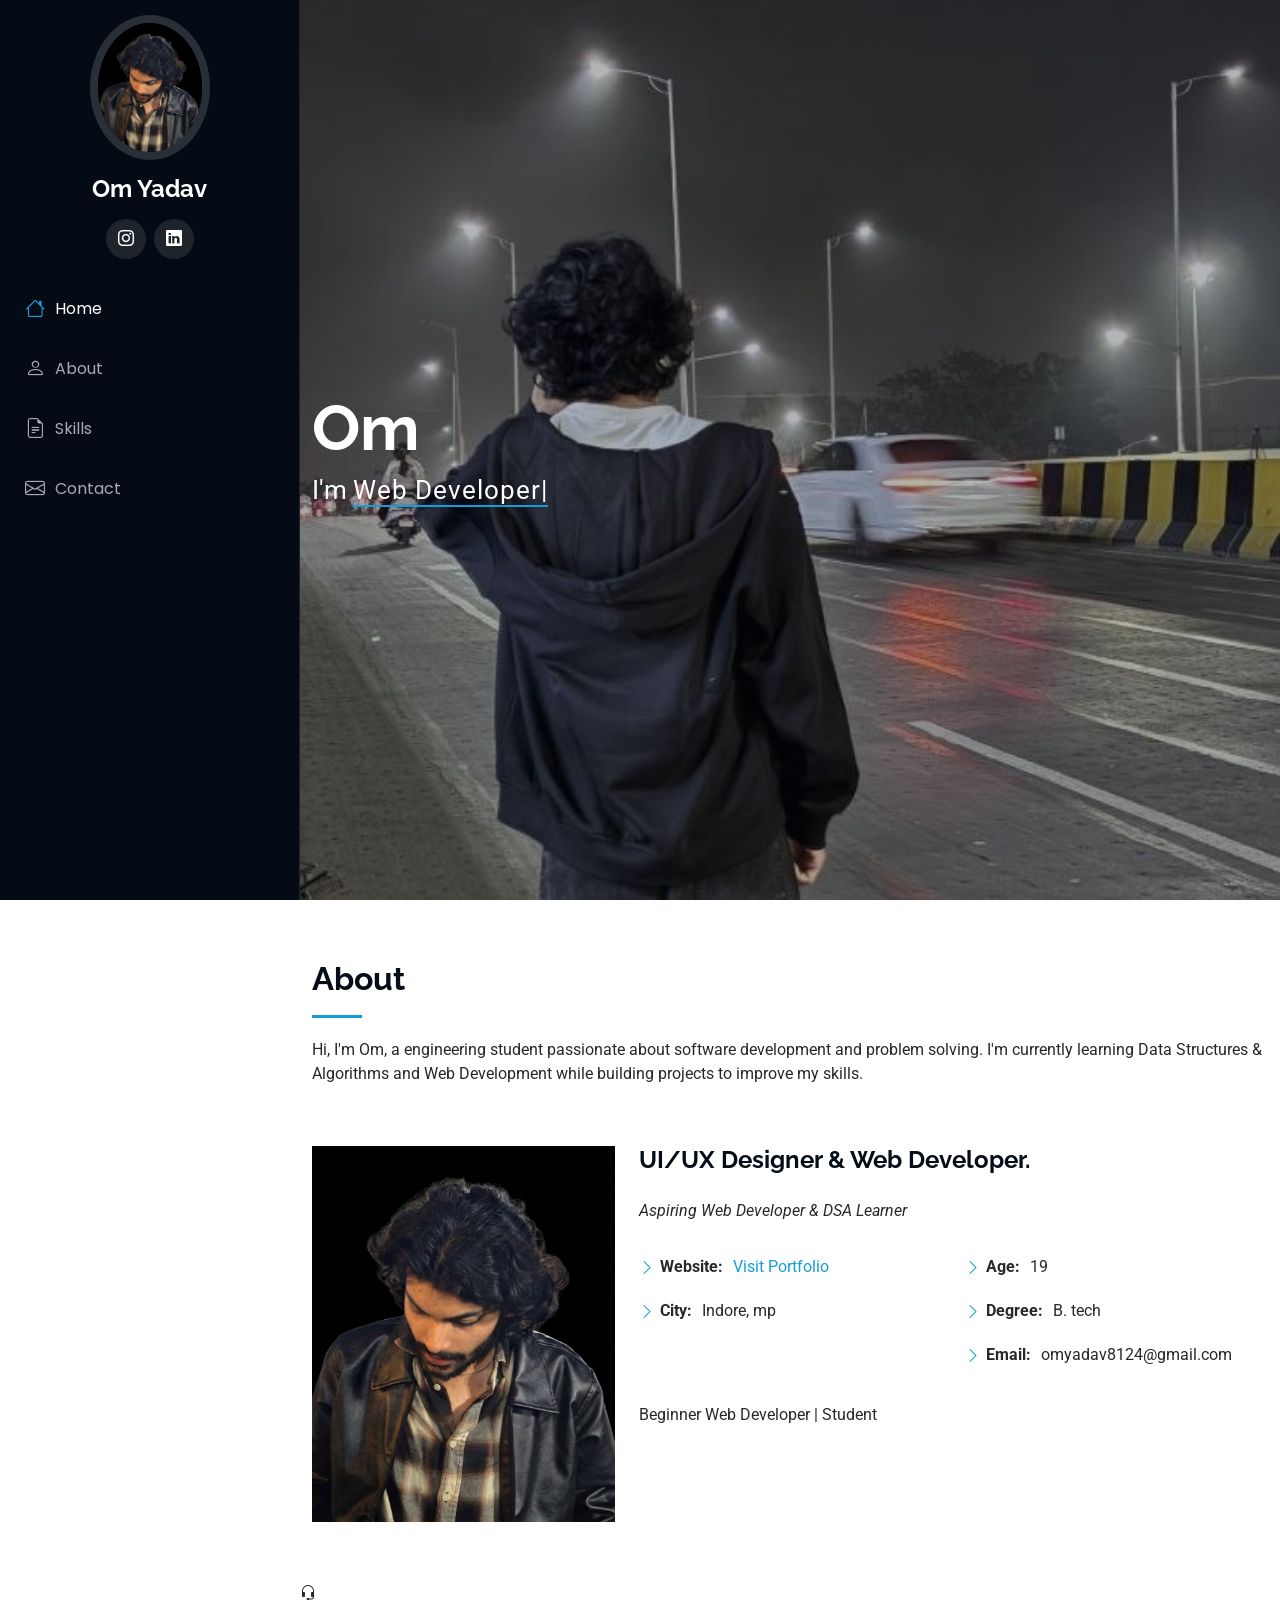
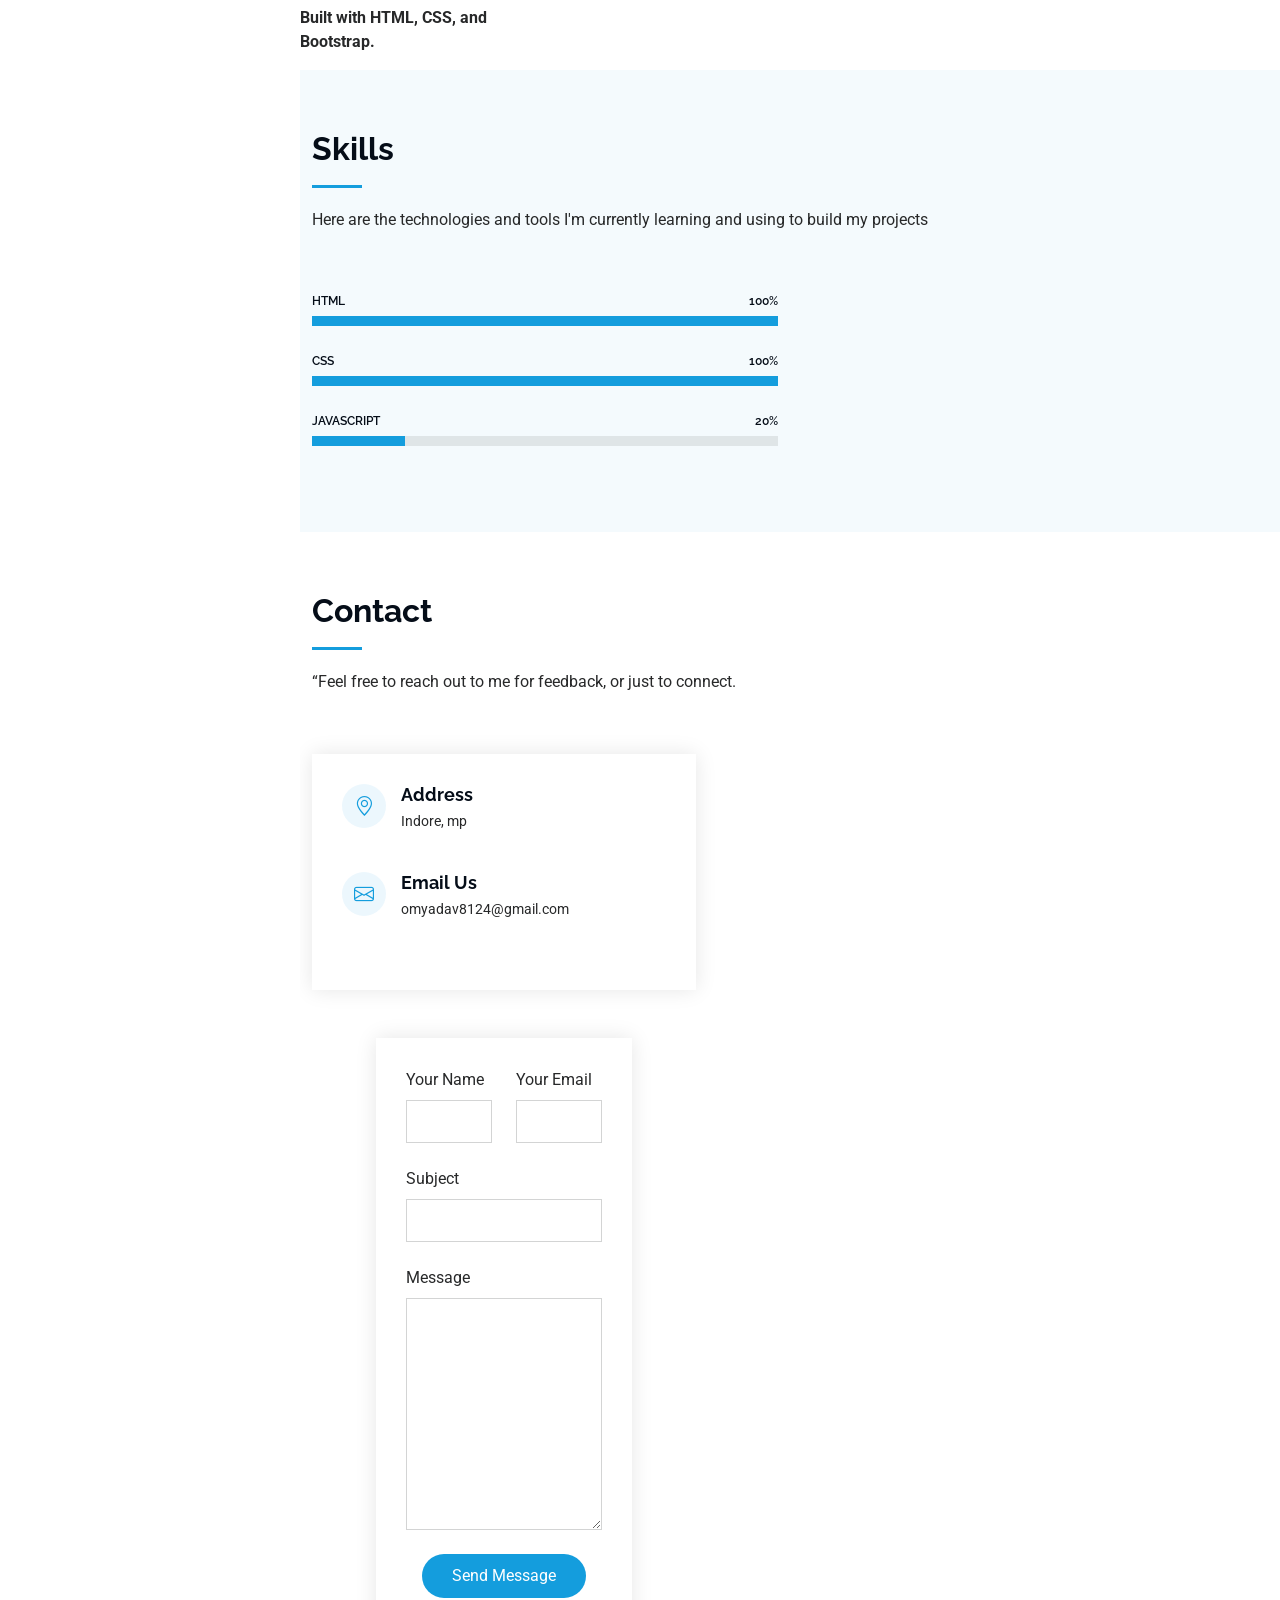
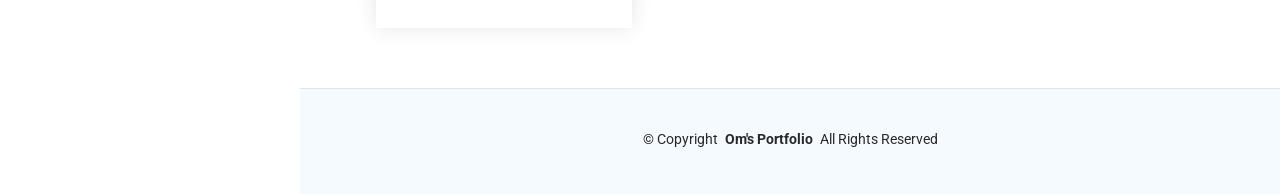
<file: index.html>
<!DOCTYPE html>
<html lang="en">

<head>
  <meta charset="utf-8">
  <meta content="width=device-width, initial-scale=1.0" name="viewport">
  <title>Index - iPortfolio Bootstrap Template</title>
  <meta content="" name="description">
  <meta content="" name="keywords">

  <!-- Favicons -->
  <link href="assets/img/favicon.png" rel="icon">
  <link href="assets/img/apple-touch-icon.png" rel="apple-touch-icon">

  <!-- Fonts -->
  <link href="https://fonts.googleapis.com" rel="preconnect">
  <link href="https://fonts.gstatic.com" rel="preconnect" crossorigin>
  <link href="https://fonts.googleapis.com/css2?family=Roboto:ital,wght@0,100;0,300;0,400;0,500;0,700;0,900;1,100;1,300;1,400;1,500;1,700;1,900&family=Poppins:ital,wght@0,100;0,200;0,300;0,400;0,500;0,600;0,700;0,800;0,900;1,100;1,200;1,300;1,400;1,500;1,600;1,700;1,800;1,900&family=Raleway:ital,wght@0,100;0,200;0,300;0,400;0,500;0,600;0,700;0,800;0,900;1,100;1,200;1,300;1,400;1,500;1,600;1,700;1,800;1,900&display=swap" rel="stylesheet">

  <!-- Vendor CSS Files -->
  <link href="assets/vendor/bootstrap/css/bootstrap.min.css" rel="stylesheet">
  <link href="assets/vendor/bootstrap-icons/bootstrap-icons.css" rel="stylesheet">
  <link href="assets/vendor/aos/aos.css" rel="stylesheet">
  <link href="assets/vendor/glightbox/css/glightbox.min.css" rel="stylesheet">
  <link href="assets/vendor/swiper/swiper-bundle.min.css" rel="stylesheet">

  <!-- Main CSS File -->
  <link href="assets/css/main.css" rel="stylesheet">

  <!-- =======================================================
  * Template Name: iPortfolio
  * Template URL: https://bootstrapmade.com/iportfolio-bootstrap-portfolio-websites-template/
  * Updated: Jun 29 2024 with Bootstrap v5.3.3
  * Author: BootstrapMade.com
  * License: https://bootstrapmade.com/license/
  ======================================================== -->
</head>

<body class="index-page">

  <header id="header" class="header dark-background d-flex flex-column">
    <i class="header-toggle d-xl-none bi bi-list"></i>

    <div class="profile-img">
      <img src="assets/img/my-profile-img.jpg" alt="" class="img-fluid rounded-circle">
    </div>

    <a href="index.html" class="logo d-flex align-items-center justify-content-center">
      <!-- Uncomment the line below if you also wish to use an image logo -->
      <!-- <img src="assets/img/logo.png" alt=""> -->
      <h1 class="sitename">Om Yadav</h1>
    </a>

    <div class="social-links text-center">
      
      
      <a href="https://www.instagram.com/ommydvv?igsh=NmppczU2OXlhY2xj" class="instagram"><i class="bi bi-instagram"></i></a>
      <a href="https://www.linkedin.com/in/om-yadav-016438373?utm_source=share_via&utm_content=profile&utm_medium=member_android" class="linkedin"><i class="bi bi-linkedin"></i></a>
      
    </div>


    <nav id="navmenu" class="navmenu">
      <ul>
        <li><a href="#hero" class="active"><i class="bi bi-house navicon"></i>Home</a></li>
        <li><a href="#about"><i class="bi bi-person navicon"></i> About</a></li>
        <li><a href="#skills"><i class="bi bi-file-earmark-text navicon"></i> Skills</a></li>
       
        <li><a href="#contact"><i class="bi bi-envelope navicon"></i> Contact</a></li>
      </ul>
    </nav>

  </header>

  <main class="main">

    <!-- Hero Section -->
    <section id="hero" class="hero section dark-background">

      <img src="assets/img/hero-bg.jpg" alt="" data-aos="fade-in" class="">

      <div class="container" data-aos="fade-up" data-aos-delay="100">
        <h2>Om </h2>
        <p>I'm <span class="typed" data-typed-items="Web Developer,Learner,Student"></span><span class="typed-cursor typed-cursor--blink" aria-hidden="true"></span><span class="typed-cursor typed-cursor--blink" aria-hidden="true"></span></p>
      </div>

    </section><!-- /Hero Section -->

    <!-- About Section -->
    <section id="about" class="about section">

      <!-- Section Title -->
      <div class="container section-title" data-aos="fade-up">
        <h2>About</h2>
        <p>Hi, I'm Om, a engineering student passionate about software development and problem solving. I'm currently learning Data Structures & Algorithms and Web Development while building projects to improve my skills.
      </div><!-- End Section Title -->

      <div class="container" data-aos="fade-up" data-aos-delay="100">

        <div class="row gy-4 justify-content-center">
          <div class="col-lg-4">
            <img src="assets/img/my-profile-img.jpg" class="img-fluid" alt="">
          </div>
          <div class="col-lg-8 content">
            <h2>UI/UX Designer &amp; Web Developer.</h2>
            <p class="fst-italic py-3">
             Aspiring Web Developer & DSA Learner
            </p>
            <div class="row">
              <div class="col-lg-6">
                <ul>
                  
                  <li><i class="bi bi-chevron-right"></i> <strong>Website:</strong> <span> <a href="https://omyadav1012.github.io/om-s-portfolio/" target="_blank">
          Visit Portfolio
        </a></span></li>
    
                  <li><i class="bi bi-chevron-right"></i> <strong>City:</strong> <span>Indore, mp</span></li>
                </ul>
              </div>
              <div class="col-lg-6">
                <ul>
                  <li><i class="bi bi-chevron-right"></i> <strong>Age:</strong> <span>19</span></li>
                  <li><i class="bi bi-chevron-right"></i> <strong>Degree:</strong> <span>B. tech</span></li>
                  <li><i class="bi bi-chevron-right"></i> <strong>Email:</strong> <span>omyadav8124@gmail.com</span></li>
                  
                </ul>
              </div>
            </div>
            <p class="py-3">
              Beginner Web Developer | Student

            </p>
          </div>
        </div>

      </div>

    </section><!-- /About Section -->

    <!-- Stats Section -->
   <!-- End Stats Item -->

          <div class="col-lg-3 col-md-6">
            <div class="stats-item">
              <i class="bi bi-headset"></i>
            
              <p><strong>Built with HTML, CSS, and Bootstrap.</strong> </p>
            </div>
          </div><!-- End Stats Item -->

          <!-- End Stats Item -->

        </div>

      </div>

    </section><!-- /Stats Section -->

    <!-- Skills Section -->
    <section id="skills" class="skills section light-background">

      <!-- Section Title -->
      <div class="container section-title" data-aos="fade-up">
        <h2>Skills</h2>
        <p>Here are the technologies and tools I'm currently learning and using to build my projects</p>
      </div><!-- End Section Title -->

      <div class="container" data-aos="fade-up" data-aos-delay="100">

        <div class="row skills-content skills-animation">

          <div class="col-lg-6">

            <div class="progress">
              <span class="skill"><span>HTML</span> <i class="val">100%</i></span>
              <div class="progress-bar-wrap">
                <div class="progress-bar" role="progressbar" aria-valuenow="100" aria-valuemin="0" aria-valuemax="100"></div>
              </div>
            </div><!-- End Skills Item -->

            <div class="progress">
              <span class="skill"><span>CSS</span> <i class="val">100%</i></span>
              <div class="progress-bar-wrap">
                <div class="progress-bar" role="progressbar" aria-valuenow="100" aria-valuemin="0" aria-valuemax="100"></div>
              </div>
            </div><!-- End Skills Item -->

            <div class="progress">
              <span class="skill"><span>JavaScript</span> <i class="val">20%</i></span>
              <div class="progress-bar-wrap">
                <div class="progress-bar" role="progressbar" aria-valuenow="20" aria-valuemin="0" aria-valuemax="100"></div>
              </div>
            </div><!-- End Skills Item -->

          </div>

         <!-- End Skills Item -->

          </div>

        </div>

      </div>

    </section><!-- /Skills Section -->

    <!-- Resume Section -->
    <!-- Edn Resume Item -->

           <!-- Edn Resume Item -->

            <!-- Edn Resume Item -->

          </div>

        <!-- Edn Resume Item -->

          </div>

        </div>

      </div>

    </section><!-- /Resume Section -->

    <!-- Portfolio Section -->
  <!-- /Testimonials Section -->

    <!-- Contact Section -->
    <section id="contact" class="contact section">

      <!-- Section Title -->
      <div class="container section-title" data-aos="fade-up">
        <h2>Contact</h2>
        <p>“Feel free to reach out to me for feedback, or just to connect.</p>
      </div><!-- End Section Title -->

      <div class="container" data-aos="fade-up" data-aos-delay="100">

        <div class="row gy-4">

          <div class="col-lg-5">

            <div class="info-wrap">
              <div class="info-item d-flex" data-aos="fade-up" data-aos-delay="200">
                <i class="bi bi-geo-alt flex-shrink-0"></i>
                <div>
                  <h3>Address</h3>
                  <p>Indore, mp</p>
                </div>
              </div><!-- End Info Item -->

             <!-- End Info Item -->

              <div class="info-item d-flex" data-aos="fade-up" data-aos-delay="400">
                <i class="bi bi-envelope flex-shrink-0"></i>
                <div>
                  <h3>Email Us</h3>
                  <p>omyadav8124@gmail.com</p>
                </div>
              </div><!-- End Info Item -->

             
          </div>

          <div class="col-lg-8 col-md-10 col-sm-12 mx-auto  mt-5 " >
           <form action="#" method="post" class="php-email-form" onsubmit="return false;">

          
              <div class="row gy-4">

                <div class="col-md-6">
                  <label for="name-field" class="pb-2">Your Name</label>
                  <input type="text" name="name" id="name-field" class="form-control" required="">
                </div>

                <div class="col-md-6">
                  <label for="email-field" class="pb-2">Your Email</label>
                  <input type="email" class="form-control" name="email" id="email-field" required="">
                </div>

                <div class="col-md-12">
                  <label for="subject-field" class="pb-2">Subject</label>
                  <input type="text" class="form-control" name="subject" id="subject-field" required="">
                </div>

                <div class="col-md-12">
                  <label for="message-field" class="pb-2">Message</label>
                  <textarea class="form-control" name="message" rows="10" id="message-field" required=""></textarea>
                </div>

                <div class="col-md-12 text-center">
                  <div class="loading">Loading</div>
                  <div class="error-message"></div>
                  <div class="sent-message">Your message has been sent. Thank you!</div>

                  <button type="submit">Send Message</button>
                </div>

              </div>
            </form>
            <div id="form-message" class="alert alert-success d-none mt-3">
  ✅ Your message has been sent successfully (demo).
</div>

          </div><!-- End Contact Form -->

        </div>

      </div>

    </section><!-- /Contact Section -->

  </main>

  <footer id="footer" class="footer position-relative light-background">

    <div class="container">
      <div class="copyright text-center ">
        <p>© <span>Copyright</span> <strong class="px-1 sitename">Om's Portfolio</strong> <span>All Rights Reserved</span></p>
      </div>
      <div class="credits">
        <!-- All the links in the footer should remain intact. -->
        <!-- You can delete the links only if you've purchased the pro version. -->
        <!-- Licensing information: https://bootstrapmade.com/license/ -->
        <!-- Purchase the pro version with working PHP/AJAX contact form: [buy-url] -->
       
      </div>
    </div>

  </footer>

  <!-- Scroll Top -->
  <a href="#" id="scroll-top" class="scroll-top d-flex align-items-center justify-content-center"><i class="bi bi-arrow-up-short"></i></a>

  <!-- Preloader -->
  <div id="preloader"></div>

  <!-- Vendor JS Files -->
  <script src="assets/vendor/bootstrap/js/bootstrap.bundle.min.js"></script>
  <script src="assets/vendor/php-email-form/validate.js"></script>
  <script src="assets/vendor/aos/aos.js"></script>
  <script src="assets/vendor/typed.js/typed.umd.js"></script>
  <script src="assets/vendor/purecounter/purecounter_vanilla.js"></script>
  <script src="assets/vendor/waypoints/noframework.waypoints.js"></script>
  <script src="assets/vendor/glightbox/js/glightbox.min.js"></script>
  <script src="assets/vendor/imagesloaded/imagesloaded.pkgd.min.js"></script>
  <script src="assets/vendor/isotope-layout/isotope.pkgd.min.js"></script>
  <script src="assets/vendor/swiper/swiper-bundle.min.js"></script>

  <!-- Main JS File -->
  <script src="assets/js/main.js"></script>
  <script>
document.querySelector('.php-email-form').addEventListener('submit', function(e) {
  e.preventDefault(); // stop actual submission
  document.getElementById('form-message').classList.remove('d-none');
});
</script>



</body>

</html>
</file>
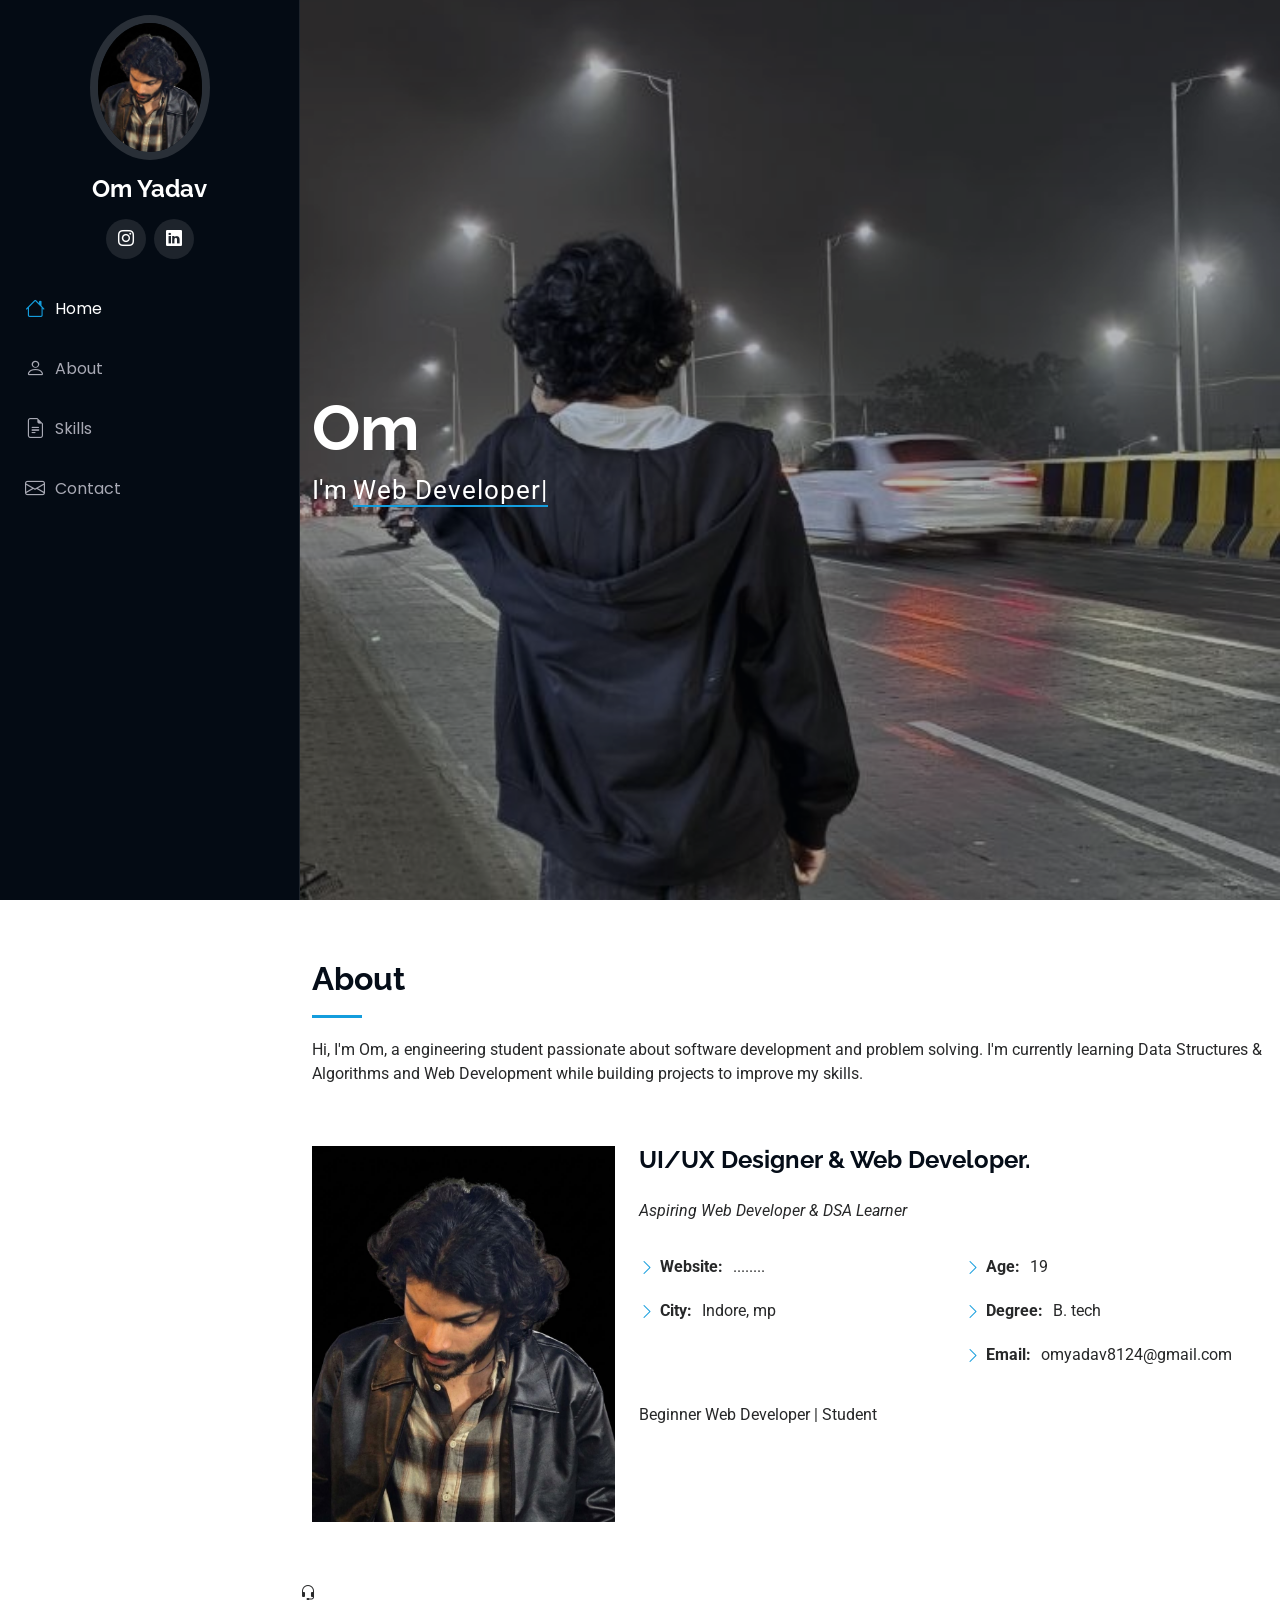
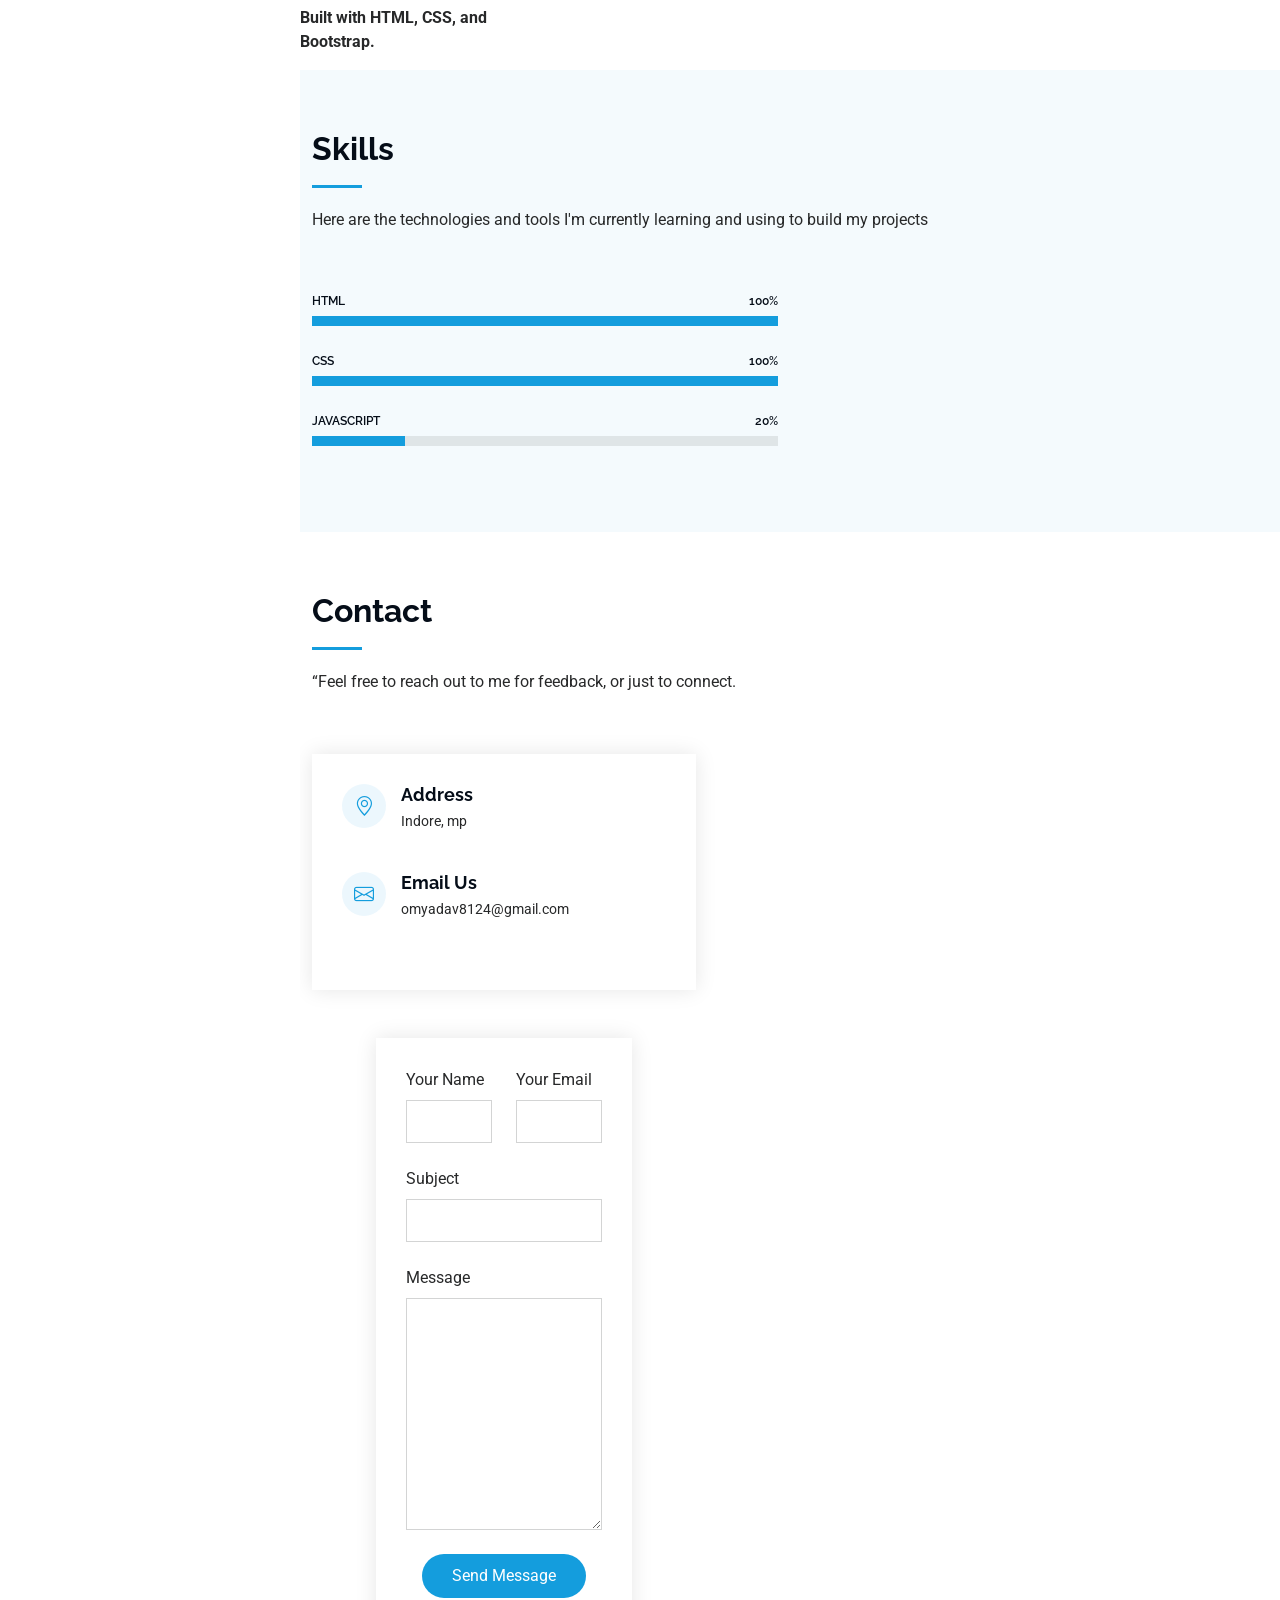
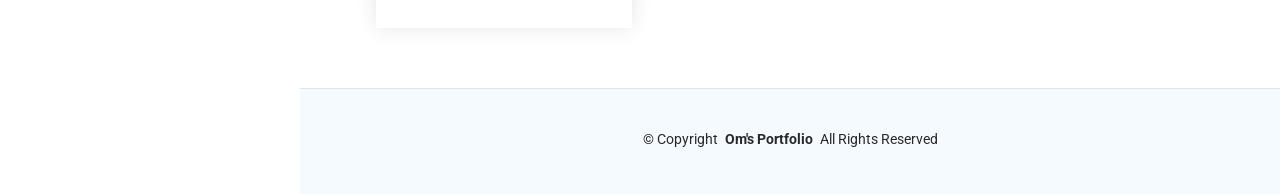
<file: iPortfolio-1.0.0/index.html>
<!DOCTYPE html>
<html lang="en">

<head>
  <meta charset="utf-8">
  <meta content="width=device-width, initial-scale=1.0" name="viewport">
  <title>Index - iPortfolio Bootstrap Template</title>
  <meta content="" name="description">
  <meta content="" name="keywords">

  <!-- Favicons -->
  <link href="assets/img/favicon.png" rel="icon">
  <link href="assets/img/apple-touch-icon.png" rel="apple-touch-icon">

  <!-- Fonts -->
  <link href="https://fonts.googleapis.com" rel="preconnect">
  <link href="https://fonts.gstatic.com" rel="preconnect" crossorigin>
  <link href="https://fonts.googleapis.com/css2?family=Roboto:ital,wght@0,100;0,300;0,400;0,500;0,700;0,900;1,100;1,300;1,400;1,500;1,700;1,900&family=Poppins:ital,wght@0,100;0,200;0,300;0,400;0,500;0,600;0,700;0,800;0,900;1,100;1,200;1,300;1,400;1,500;1,600;1,700;1,800;1,900&family=Raleway:ital,wght@0,100;0,200;0,300;0,400;0,500;0,600;0,700;0,800;0,900;1,100;1,200;1,300;1,400;1,500;1,600;1,700;1,800;1,900&display=swap" rel="stylesheet">

  <!-- Vendor CSS Files -->
  <link href="assets/vendor/bootstrap/css/bootstrap.min.css" rel="stylesheet">
  <link href="assets/vendor/bootstrap-icons/bootstrap-icons.css" rel="stylesheet">
  <link href="assets/vendor/aos/aos.css" rel="stylesheet">
  <link href="assets/vendor/glightbox/css/glightbox.min.css" rel="stylesheet">
  <link href="assets/vendor/swiper/swiper-bundle.min.css" rel="stylesheet">

  <!-- Main CSS File -->
  <link href="assets/css/main.css" rel="stylesheet">

  <!-- =======================================================
  * Template Name: iPortfolio
  * Template URL: https://bootstrapmade.com/iportfolio-bootstrap-portfolio-websites-template/
  * Updated: Jun 29 2024 with Bootstrap v5.3.3
  * Author: BootstrapMade.com
  * License: https://bootstrapmade.com/license/
  ======================================================== -->
</head>

<body class="index-page">

  <header id="header" class="header dark-background d-flex flex-column">
    <i class="header-toggle d-xl-none bi bi-list"></i>

    <div class="profile-img">
      <img src="assets/img/my-profile-img.jpg" alt="" class="img-fluid rounded-circle">
    </div>

    <a href="index.html" class="logo d-flex align-items-center justify-content-center">
      <!-- Uncomment the line below if you also wish to use an image logo -->
      <!-- <img src="assets/img/logo.png" alt=""> -->
      <h1 class="sitename">Om Yadav</h1>
    </a>

    <div class="social-links text-center">
      
      
      <a href="https://www.instagram.com/ommydvv?igsh=NmppczU2OXlhY2xj" class="instagram"><i class="bi bi-instagram"></i></a>
      <a href="https://www.linkedin.com/in/om-yadav-016438373?utm_source=share_via&utm_content=profile&utm_medium=member_android" class="linkedin"><i class="bi bi-linkedin"></i></a>
      
    </div>


    <nav id="navmenu" class="navmenu">
      <ul>
        <li><a href="#hero" class="active"><i class="bi bi-house navicon"></i>Home</a></li>
        <li><a href="#about"><i class="bi bi-person navicon"></i> About</a></li>
        <li><a href="#skills"><i class="bi bi-file-earmark-text navicon"></i> Skills</a></li>
       
        <li><a href="#contact"><i class="bi bi-envelope navicon"></i> Contact</a></li>
      </ul>
    </nav>

  </header>

  <main class="main">

    <!-- Hero Section -->
    <section id="hero" class="hero section dark-background">

      <img src="assets/img/hero-bg.jpg" alt="" data-aos="fade-in" class="">

      <div class="container" data-aos="fade-up" data-aos-delay="100">
        <h2>Om </h2>
        <p>I'm <span class="typed" data-typed-items="Web Developer,Learner,Student"></span><span class="typed-cursor typed-cursor--blink" aria-hidden="true"></span><span class="typed-cursor typed-cursor--blink" aria-hidden="true"></span></p>
      </div>

    </section><!-- /Hero Section -->

    <!-- About Section -->
    <section id="about" class="about section">

      <!-- Section Title -->
      <div class="container section-title" data-aos="fade-up">
        <h2>About</h2>
        <p>Hi, I'm Om, a engineering student passionate about software development and problem solving. I'm currently learning Data Structures & Algorithms and Web Development while building projects to improve my skills.
      </div><!-- End Section Title -->

      <div class="container" data-aos="fade-up" data-aos-delay="100">

        <div class="row gy-4 justify-content-center">
          <div class="col-lg-4">
            <img src="assets/img/my-profile-img.jpg" class="img-fluid" alt="">
          </div>
          <div class="col-lg-8 content">
            <h2>UI/UX Designer &amp; Web Developer.</h2>
            <p class="fst-italic py-3">
             Aspiring Web Developer & DSA Learner
            </p>
            <div class="row">
              <div class="col-lg-6">
                <ul>
                  
                  <li><i class="bi bi-chevron-right"></i> <strong>Website:</strong> <span>........</span></li>
    
                  <li><i class="bi bi-chevron-right"></i> <strong>City:</strong> <span>Indore, mp</span></li>
                </ul>
              </div>
              <div class="col-lg-6">
                <ul>
                  <li><i class="bi bi-chevron-right"></i> <strong>Age:</strong> <span>19</span></li>
                  <li><i class="bi bi-chevron-right"></i> <strong>Degree:</strong> <span>B. tech</span></li>
                  <li><i class="bi bi-chevron-right"></i> <strong>Email:</strong> <span>omyadav8124@gmail.com</span></li>
                  
                </ul>
              </div>
            </div>
            <p class="py-3">
              Beginner Web Developer | Student

            </p>
          </div>
        </div>

      </div>

    </section><!-- /About Section -->

    <!-- Stats Section -->
   <!-- End Stats Item -->

          <div class="col-lg-3 col-md-6">
            <div class="stats-item">
              <i class="bi bi-headset"></i>
            
              <p><strong>Built with HTML, CSS, and Bootstrap.</strong> </p>
            </div>
          </div><!-- End Stats Item -->

          <!-- End Stats Item -->

        </div>

      </div>

    </section><!-- /Stats Section -->

    <!-- Skills Section -->
    <section id="skills" class="skills section light-background">

      <!-- Section Title -->
      <div class="container section-title" data-aos="fade-up">
        <h2>Skills</h2>
        <p>Here are the technologies and tools I'm currently learning and using to build my projects</p>
      </div><!-- End Section Title -->

      <div class="container" data-aos="fade-up" data-aos-delay="100">

        <div class="row skills-content skills-animation">

          <div class="col-lg-6">

            <div class="progress">
              <span class="skill"><span>HTML</span> <i class="val">100%</i></span>
              <div class="progress-bar-wrap">
                <div class="progress-bar" role="progressbar" aria-valuenow="100" aria-valuemin="0" aria-valuemax="100"></div>
              </div>
            </div><!-- End Skills Item -->

            <div class="progress">
              <span class="skill"><span>CSS</span> <i class="val">100%</i></span>
              <div class="progress-bar-wrap">
                <div class="progress-bar" role="progressbar" aria-valuenow="100" aria-valuemin="0" aria-valuemax="100"></div>
              </div>
            </div><!-- End Skills Item -->

            <div class="progress">
              <span class="skill"><span>JavaScript</span> <i class="val">20%</i></span>
              <div class="progress-bar-wrap">
                <div class="progress-bar" role="progressbar" aria-valuenow="20" aria-valuemin="0" aria-valuemax="100"></div>
              </div>
            </div><!-- End Skills Item -->

          </div>

         <!-- End Skills Item -->

          </div>

        </div>

      </div>

    </section><!-- /Skills Section -->

    <!-- Resume Section -->
    <!-- Edn Resume Item -->

           <!-- Edn Resume Item -->

            <!-- Edn Resume Item -->

          </div>

        <!-- Edn Resume Item -->

          </div>

        </div>

      </div>

    </section><!-- /Resume Section -->

    <!-- Portfolio Section -->
  <!-- /Testimonials Section -->

    <!-- Contact Section -->
    <section id="contact" class="contact section">

      <!-- Section Title -->
      <div class="container section-title" data-aos="fade-up">
        <h2>Contact</h2>
        <p>“Feel free to reach out to me for feedback, or just to connect.</p>
      </div><!-- End Section Title -->

      <div class="container" data-aos="fade-up" data-aos-delay="100">

        <div class="row gy-4">

          <div class="col-lg-5">

            <div class="info-wrap">
              <div class="info-item d-flex" data-aos="fade-up" data-aos-delay="200">
                <i class="bi bi-geo-alt flex-shrink-0"></i>
                <div>
                  <h3>Address</h3>
                  <p>Indore, mp</p>
                </div>
              </div><!-- End Info Item -->

             <!-- End Info Item -->

              <div class="info-item d-flex" data-aos="fade-up" data-aos-delay="400">
                <i class="bi bi-envelope flex-shrink-0"></i>
                <div>
                  <h3>Email Us</h3>
                  <p>omyadav8124@gmail.com</p>
                </div>
              </div><!-- End Info Item -->

             
          </div>

          <div class="col-lg-8 col-md-10 col-sm-12 mx-auto  mt-5 " >
           <form action="#" method="post" class="php-email-form" onsubmit="return false;">

          
              <div class="row gy-4">

                <div class="col-md-6">
                  <label for="name-field" class="pb-2">Your Name</label>
                  <input type="text" name="name" id="name-field" class="form-control" required="">
                </div>

                <div class="col-md-6">
                  <label for="email-field" class="pb-2">Your Email</label>
                  <input type="email" class="form-control" name="email" id="email-field" required="">
                </div>

                <div class="col-md-12">
                  <label for="subject-field" class="pb-2">Subject</label>
                  <input type="text" class="form-control" name="subject" id="subject-field" required="">
                </div>

                <div class="col-md-12">
                  <label for="message-field" class="pb-2">Message</label>
                  <textarea class="form-control" name="message" rows="10" id="message-field" required=""></textarea>
                </div>

                <div class="col-md-12 text-center">
                  <div class="loading">Loading</div>
                  <div class="error-message"></div>
                  <div class="sent-message">Your message has been sent. Thank you!</div>

                  <button type="submit">Send Message</button>
                </div>

              </div>
            </form>
            <div id="form-message" class="alert alert-success d-none mt-3">
  ✅ Your message has been sent successfully (demo).
</div>

          </div><!-- End Contact Form -->

        </div>

      </div>

    </section><!-- /Contact Section -->

  </main>

  <footer id="footer" class="footer position-relative light-background">

    <div class="container">
      <div class="copyright text-center ">
        <p>© <span>Copyright</span> <strong class="px-1 sitename">Om's Portfolio</strong> <span>All Rights Reserved</span></p>
      </div>
      <div class="credits">
        <!-- All the links in the footer should remain intact. -->
        <!-- You can delete the links only if you've purchased the pro version. -->
        <!-- Licensing information: https://bootstrapmade.com/license/ -->
        <!-- Purchase the pro version with working PHP/AJAX contact form: [buy-url] -->
       
      </div>
    </div>

  </footer>

  <!-- Scroll Top -->
  <a href="#" id="scroll-top" class="scroll-top d-flex align-items-center justify-content-center"><i class="bi bi-arrow-up-short"></i></a>

  <!-- Preloader -->
  <div id="preloader"></div>

  <!-- Vendor JS Files -->
  <script src="assets/vendor/bootstrap/js/bootstrap.bundle.min.js"></script>
  <script src="assets/vendor/php-email-form/validate.js"></script>
  <script src="assets/vendor/aos/aos.js"></script>
  <script src="assets/vendor/typed.js/typed.umd.js"></script>
  <script src="assets/vendor/purecounter/purecounter_vanilla.js"></script>
  <script src="assets/vendor/waypoints/noframework.waypoints.js"></script>
  <script src="assets/vendor/glightbox/js/glightbox.min.js"></script>
  <script src="assets/vendor/imagesloaded/imagesloaded.pkgd.min.js"></script>
  <script src="assets/vendor/isotope-layout/isotope.pkgd.min.js"></script>
  <script src="assets/vendor/swiper/swiper-bundle.min.js"></script>

  <!-- Main JS File -->
  <script src="assets/js/main.js"></script>
  <script>
document.querySelector('.php-email-form').addEventListener('submit', function(e) {
  e.preventDefault(); // stop actual submission
  document.getElementById('form-message').classList.remove('d-none');
});
</script>



</body>

</html>
</file>
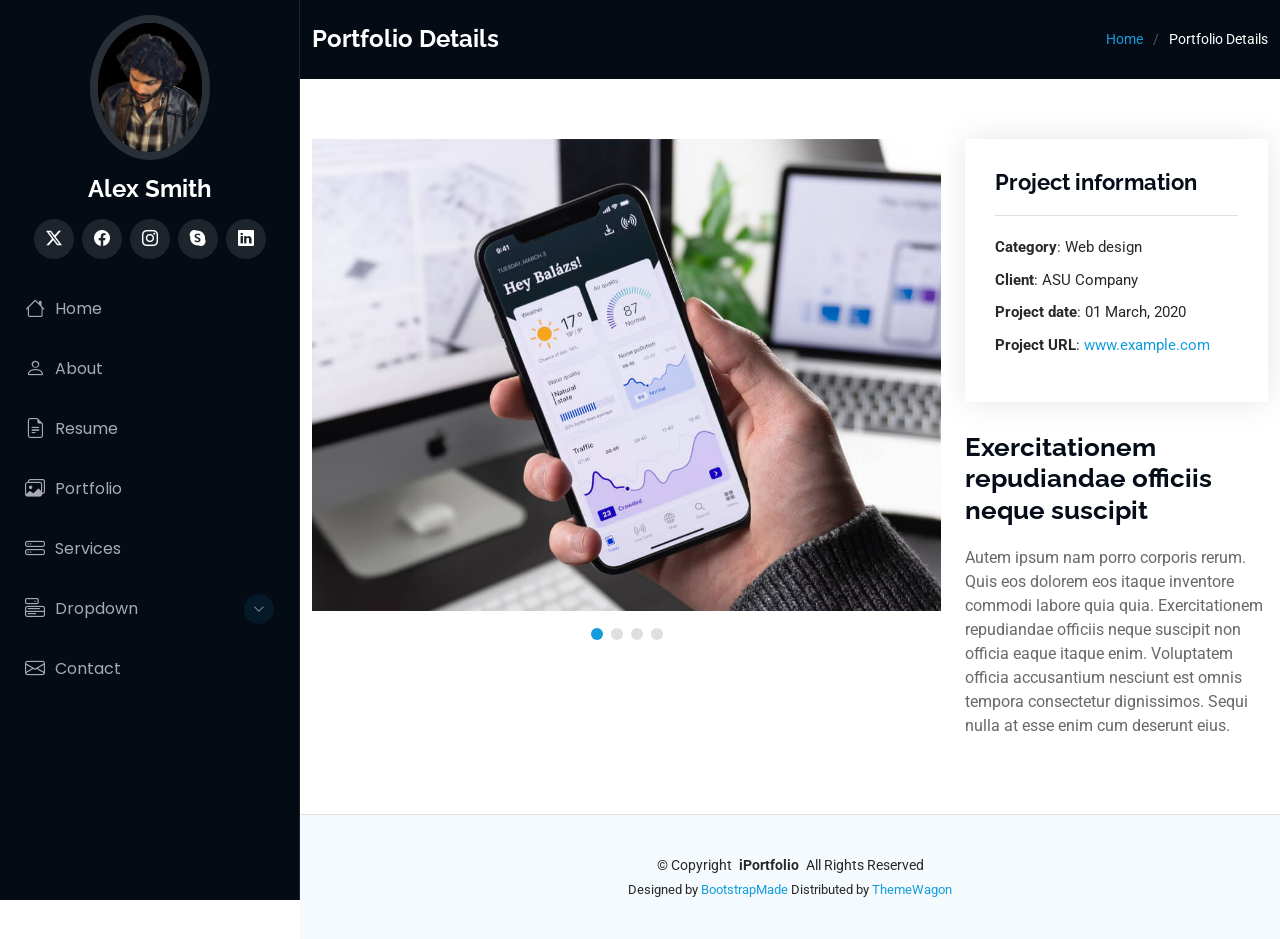
<file: portfolio-details.html>
<!DOCTYPE html>
<html lang="en">

<head>
  <meta charset="utf-8">
  <meta content="width=device-width, initial-scale=1.0" name="viewport">
  <title>Portfolio Details - iPortfolio Bootstrap Template</title>
  <meta content="" name="description">
  <meta content="" name="keywords">

  <!-- Favicons -->
  <link href="assets/img/favicon.png" rel="icon">
  <link href="assets/img/apple-touch-icon.png" rel="apple-touch-icon">

  <!-- Fonts -->
  <link href="https://fonts.googleapis.com" rel="preconnect">
  <link href="https://fonts.gstatic.com" rel="preconnect" crossorigin>
  <link href="https://fonts.googleapis.com/css2?family=Roboto:ital,wght@0,100;0,300;0,400;0,500;0,700;0,900;1,100;1,300;1,400;1,500;1,700;1,900&family=Poppins:ital,wght@0,100;0,200;0,300;0,400;0,500;0,600;0,700;0,800;0,900;1,100;1,200;1,300;1,400;1,500;1,600;1,700;1,800;1,900&family=Raleway:ital,wght@0,100;0,200;0,300;0,400;0,500;0,600;0,700;0,800;0,900;1,100;1,200;1,300;1,400;1,500;1,600;1,700;1,800;1,900&display=swap" rel="stylesheet">

  <!-- Vendor CSS Files -->
  <link href="assets/vendor/bootstrap/css/bootstrap.min.css" rel="stylesheet">
  <link href="assets/vendor/bootstrap-icons/bootstrap-icons.css" rel="stylesheet">
  <link href="assets/vendor/aos/aos.css" rel="stylesheet">
  <link href="assets/vendor/glightbox/css/glightbox.min.css" rel="stylesheet">
  <link href="assets/vendor/swiper/swiper-bundle.min.css" rel="stylesheet">

  <!-- Main CSS File -->
  <link href="assets/css/main.css" rel="stylesheet">

  <!-- =======================================================
  * Template Name: iPortfolio
  * Template URL: https://bootstrapmade.com/iportfolio-bootstrap-portfolio-websites-template/
  * Updated: Jun 29 2024 with Bootstrap v5.3.3
  * Author: BootstrapMade.com
  * License: https://bootstrapmade.com/license/
  ======================================================== -->
</head>

<body class="portfolio-details-page">

  <header id="header" class="header dark-background d-flex flex-column">
    <i class="header-toggle d-xl-none bi bi-list"></i>

    <div class="profile-img">
      <img src="assets/img/my-profile-img.jpg" alt="" class="img-fluid rounded-circle">
    </div>

    <a href="index.html" class="logo d-flex align-items-center justify-content-center">
      <!-- Uncomment the line below if you also wish to use an image logo -->
      <!-- <img src="assets/img/logo.png" alt=""> -->
      <h1 class="sitename">Alex Smith</h1>
    </a>

    <div class="social-links text-center">
      <a href="#" class="twitter"><i class="bi bi-twitter-x"></i></a>
      <a href="#" class="facebook"><i class="bi bi-facebook"></i></a>
      <a href="#" class="instagram"><i class="bi bi-instagram"></i></a>
      <a href="#" class="google-plus"><i class="bi bi-skype"></i></a>
      <a href="#" class="linkedin"><i class="bi bi-linkedin"></i></a>
    </div>

    <nav id="navmenu" class="navmenu">
      <ul>
        <li><a href="#hero"><i class="bi bi-house navicon"></i>Home</a></li>
        <li><a href="#about"><i class="bi bi-person navicon"></i> About</a></li>
        <li><a href="#resume"><i class="bi bi-file-earmark-text navicon"></i> Resume</a></li>
        <li><a href="#portfolio"><i class="bi bi-images navicon"></i> Portfolio</a></li>
        <li><a href="#services"><i class="bi bi-hdd-stack navicon"></i> Services</a></li>
        <li class="dropdown"><a href="#"><i class="bi bi-menu-button navicon"></i> <span>Dropdown</span> <i class="bi bi-chevron-down toggle-dropdown"></i></a>
          <ul>
            <li><a href="#">Dropdown 1</a></li>
            <li class="dropdown"><a href="#"><span>Deep Dropdown</span> <i class="bi bi-chevron-down toggle-dropdown"></i></a>
              <ul>
                <li><a href="#">Deep Dropdown 1</a></li>
                <li><a href="#">Deep Dropdown 2</a></li>
                <li><a href="#">Deep Dropdown 3</a></li>
                <li><a href="#">Deep Dropdown 4</a></li>
                <li><a href="#">Deep Dropdown 5</a></li>
              </ul>
            </li>
            <li><a href="#">Dropdown 2</a></li>
            <li><a href="#">Dropdown 3</a></li>
            <li><a href="#">Dropdown 4</a></li>
          </ul>
        </li>
        <li><a href="#contact"><i class="bi bi-envelope navicon"></i> Contact</a></li>
      </ul>
    </nav>

  </header>

  <main class="main">

    <!-- Page Title -->
    <div class="page-title dark-background">
      <div class="container d-lg-flex justify-content-between align-items-center">
        <h1 class="mb-2 mb-lg-0">Portfolio Details</h1>
        <nav class="breadcrumbs">
          <ol>
            <li><a href="index.html">Home</a></li>
            <li class="current">Portfolio Details</li>
          </ol>
        </nav>
      </div>
    </div><!-- End Page Title -->

    <!-- Portfolio Details Section -->
    <section id="portfolio-details" class="portfolio-details section">

      <div class="container" data-aos="fade-up" data-aos-delay="100">

        <div class="row gy-4">

          <div class="col-lg-8">
            <div class="portfolio-details-slider swiper init-swiper">

              <script type="application/json" class="swiper-config">
                {
                  "loop": true,
                  "speed": 600,
                  "autoplay": {
                    "delay": 5000
                  },
                  "slidesPerView": "auto",
                  "pagination": {
                    "el": ".swiper-pagination",
                    "type": "bullets",
                    "clickable": true
                  }
                }
              </script>

              <div class="swiper-wrapper align-items-center">

                <div class="swiper-slide">
                  <img src="assets/img/portfolio/app-1.jpg" alt="">
                </div>

                <div class="swiper-slide">
                  <img src="assets/img/portfolio/product-1.jpg" alt="">
                </div>

                <div class="swiper-slide">
                  <img src="assets/img/portfolio/branding-1.jpg" alt="">
                </div>

                <div class="swiper-slide">
                  <img src="assets/img/portfolio/books-1.jpg" alt="">
                </div>

              </div>
              <div class="swiper-pagination"></div>
            </div>
          </div>

          <div class="col-lg-4">
            <div class="portfolio-info" data-aos="fade-up" data-aos-delay="200">
              <h3>Project information</h3>
              <ul>
                <li><strong>Category</strong>: Web design</li>
                <li><strong>Client</strong>: ASU Company</li>
                <li><strong>Project date</strong>: 01 March, 2020</li>
                <li><strong>Project URL</strong>: <a href="#">www.example.com</a></li>
              </ul>
            </div>
            <div class="portfolio-description" data-aos="fade-up" data-aos-delay="300">
              <h2>Exercitationem repudiandae officiis neque suscipit</h2>
              <p>
                Autem ipsum nam porro corporis rerum. Quis eos dolorem eos itaque inventore commodi labore quia quia. Exercitationem repudiandae officiis neque suscipit non officia eaque itaque enim. Voluptatem officia accusantium nesciunt est omnis tempora consectetur dignissimos. Sequi nulla at esse enim cum deserunt eius.
              </p>
            </div>
          </div>

        </div>

      </div>

    </section><!-- /Portfolio Details Section -->

  </main>

  <footer id="footer" class="footer position-relative light-background">

    <div class="container">
      <div class="copyright text-center ">
        <p>© <span>Copyright</span> <strong class="px-1 sitename">iPortfolio</strong> <span>All Rights Reserved</span></p>
      </div>
      <div class="credits">
        <!-- All the links in the footer should remain intact. -->
        <!-- You can delete the links only if you've purchased the pro version. -->
        <!-- Licensing information: https://bootstrapmade.com/license/ -->
        <!-- Purchase the pro version with working PHP/AJAX contact form: [buy-url] -->
        Designed by <a href="https://bootstrapmade.com/">BootstrapMade</a> Distributed by <a href="https://themewagon.com">ThemeWagon</a>
      </div>
    </div>

  </footer>

  <!-- Scroll Top -->
  <a href="#" id="scroll-top" class="scroll-top d-flex align-items-center justify-content-center"><i class="bi bi-arrow-up-short"></i></a>

  <!-- Preloader -->
  <div id="preloader"></div>

  <!-- Vendor JS Files -->
  <script src="assets/vendor/bootstrap/js/bootstrap.bundle.min.js"></script>
  <script src="assets/vendor/php-email-form/validate.js"></script>
  <script src="assets/vendor/aos/aos.js"></script>
  <script src="assets/vendor/typed.js/typed.umd.js"></script>
  <script src="assets/vendor/purecounter/purecounter_vanilla.js"></script>
  <script src="assets/vendor/waypoints/noframework.waypoints.js"></script>
  <script src="assets/vendor/glightbox/js/glightbox.min.js"></script>
  <script src="assets/vendor/imagesloaded/imagesloaded.pkgd.min.js"></script>
  <script src="assets/vendor/isotope-layout/isotope.pkgd.min.js"></script>
  <script src="assets/vendor/swiper/swiper-bundle.min.js"></script>

  <!-- Main JS File -->
  <script src="assets/js/main.js"></script>

</body>

</html>
</file>
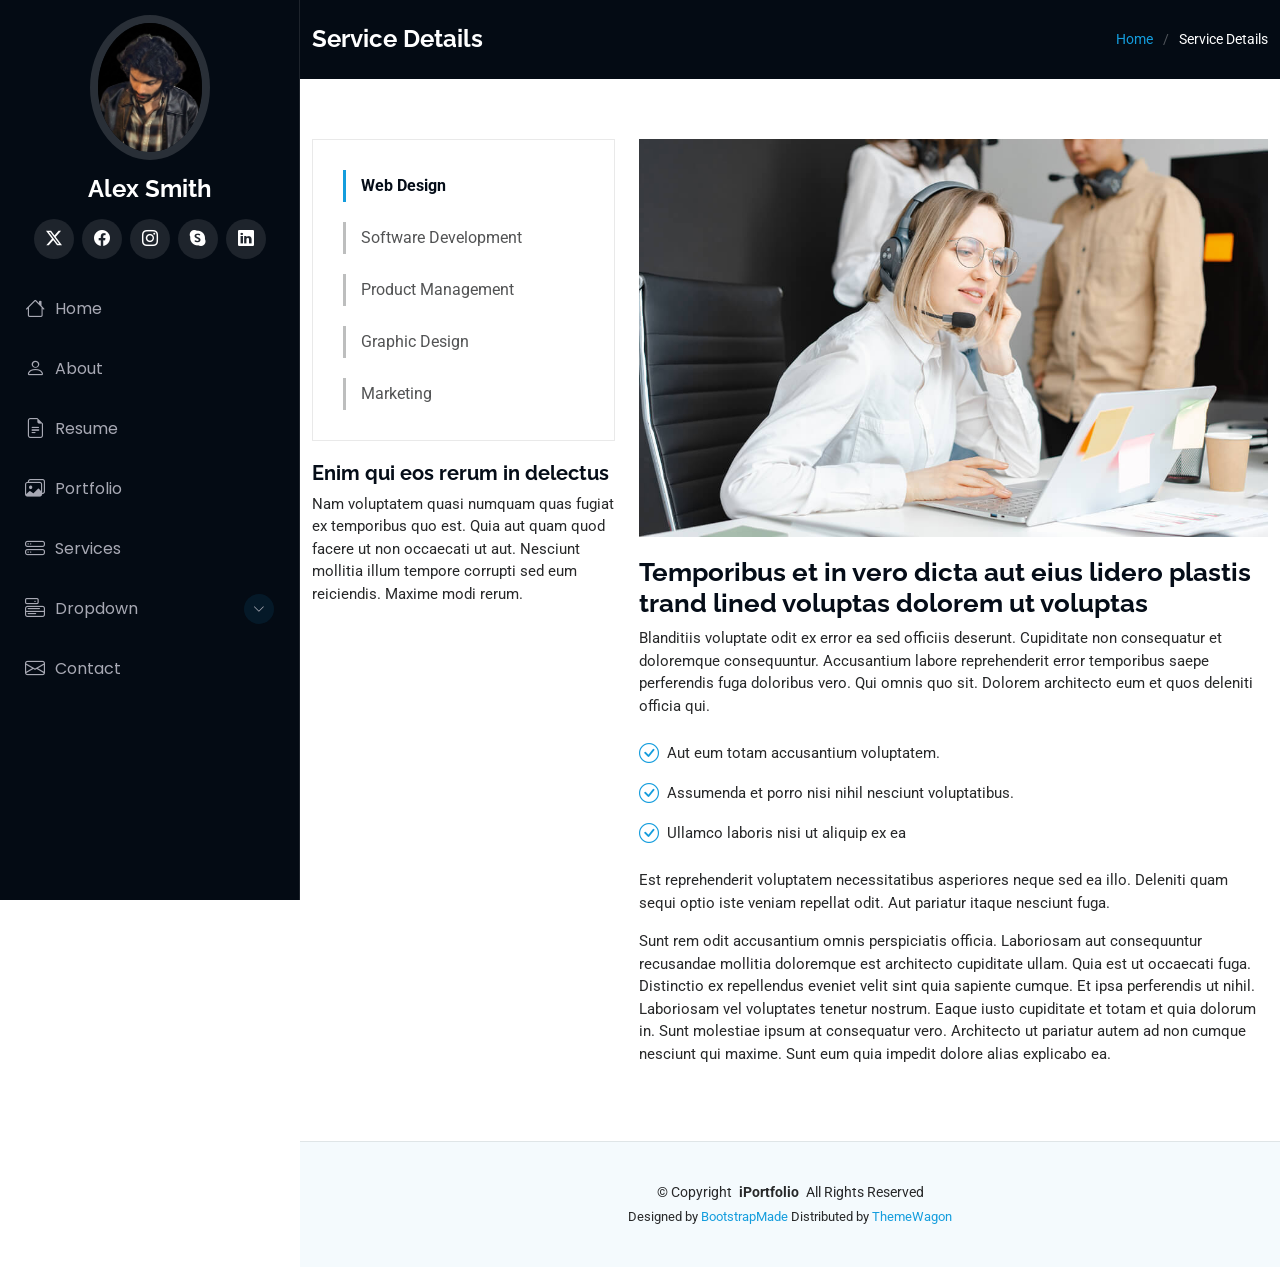
<file: service-details.html>
<!DOCTYPE html>
<html lang="en">

<head>
  <meta charset="utf-8">
  <meta content="width=device-width, initial-scale=1.0" name="viewport">
  <title>Service Details - iPortfolio Bootstrap Template</title>
  <meta content="" name="description">
  <meta content="" name="keywords">

  <!-- Favicons -->
  <link href="assets/img/favicon.png" rel="icon">
  <link href="assets/img/apple-touch-icon.png" rel="apple-touch-icon">

  <!-- Fonts -->
  <link href="https://fonts.googleapis.com" rel="preconnect">
  <link href="https://fonts.gstatic.com" rel="preconnect" crossorigin>
  <link href="https://fonts.googleapis.com/css2?family=Roboto:ital,wght@0,100;0,300;0,400;0,500;0,700;0,900;1,100;1,300;1,400;1,500;1,700;1,900&family=Poppins:ital,wght@0,100;0,200;0,300;0,400;0,500;0,600;0,700;0,800;0,900;1,100;1,200;1,300;1,400;1,500;1,600;1,700;1,800;1,900&family=Raleway:ital,wght@0,100;0,200;0,300;0,400;0,500;0,600;0,700;0,800;0,900;1,100;1,200;1,300;1,400;1,500;1,600;1,700;1,800;1,900&display=swap" rel="stylesheet">

  <!-- Vendor CSS Files -->
  <link href="assets/vendor/bootstrap/css/bootstrap.min.css" rel="stylesheet">
  <link href="assets/vendor/bootstrap-icons/bootstrap-icons.css" rel="stylesheet">
  <link href="assets/vendor/aos/aos.css" rel="stylesheet">
  <link href="assets/vendor/glightbox/css/glightbox.min.css" rel="stylesheet">
  <link href="assets/vendor/swiper/swiper-bundle.min.css" rel="stylesheet">

  <!-- Main CSS File -->
  <link href="assets/css/main.css" rel="stylesheet">

  <!-- =======================================================
  * Template Name: iPortfolio
  * Template URL: https://bootstrapmade.com/iportfolio-bootstrap-portfolio-websites-template/
  * Updated: Jun 29 2024 with Bootstrap v5.3.3
  * Author: BootstrapMade.com
  * License: https://bootstrapmade.com/license/
  ======================================================== -->
</head>

<body class="service-details-page">

  <header id="header" class="header dark-background d-flex flex-column">
    <i class="header-toggle d-xl-none bi bi-list"></i>

    <div class="profile-img">
      <img src="assets/img/my-profile-img.jpg" alt="" class="img-fluid rounded-circle">
    </div>

    <a href="index.html" class="logo d-flex align-items-center justify-content-center">
      <!-- Uncomment the line below if you also wish to use an image logo -->
      <!-- <img src="assets/img/logo.png" alt=""> -->
      <h1 class="sitename">Alex Smith</h1>
    </a>

    <div class="social-links text-center">
      <a href="#" class="twitter"><i class="bi bi-twitter-x"></i></a>
      <a href="#" class="facebook"><i class="bi bi-facebook"></i></a>
      <a href="#" class="instagram"><i class="bi bi-instagram"></i></a>
      <a href="#" class="google-plus"><i class="bi bi-skype"></i></a>
      <a href="#" class="linkedin"><i class="bi bi-linkedin"></i></a>
    </div>

    <nav id="navmenu" class="navmenu">
      <ul>
        <li><a href="#hero"><i class="bi bi-house navicon"></i>Home</a></li>
        <li><a href="#about"><i class="bi bi-person navicon"></i> About</a></li>
        <li><a href="#resume"><i class="bi bi-file-earmark-text navicon"></i> Resume</a></li>
        <li><a href="#portfolio"><i class="bi bi-images navicon"></i> Portfolio</a></li>
        <li><a href="#services"><i class="bi bi-hdd-stack navicon"></i> Services</a></li>
        <li class="dropdown"><a href="#"><i class="bi bi-menu-button navicon"></i> <span>Dropdown</span> <i class="bi bi-chevron-down toggle-dropdown"></i></a>
          <ul>
            <li><a href="#">Dropdown 1</a></li>
            <li class="dropdown"><a href="#"><span>Deep Dropdown</span> <i class="bi bi-chevron-down toggle-dropdown"></i></a>
              <ul>
                <li><a href="#">Deep Dropdown 1</a></li>
                <li><a href="#">Deep Dropdown 2</a></li>
                <li><a href="#">Deep Dropdown 3</a></li>
                <li><a href="#">Deep Dropdown 4</a></li>
                <li><a href="#">Deep Dropdown 5</a></li>
              </ul>
            </li>
            <li><a href="#">Dropdown 2</a></li>
            <li><a href="#">Dropdown 3</a></li>
            <li><a href="#">Dropdown 4</a></li>
          </ul>
        </li>
        <li><a href="#contact"><i class="bi bi-envelope navicon"></i> Contact</a></li>
      </ul>
    </nav>

  </header>

  <main class="main">

    <!-- Page Title -->
    <div class="page-title dark-background">
      <div class="container d-lg-flex justify-content-between align-items-center">
        <h1 class="mb-2 mb-lg-0">Service Details</h1>
        <nav class="breadcrumbs">
          <ol>
            <li><a href="index.html">Home</a></li>
            <li class="current">Service Details</li>
          </ol>
        </nav>
      </div>
    </div><!-- End Page Title -->

    <!-- Service Details Section -->
    <section id="service-details" class="service-details section">

      <div class="container">

        <div class="row gy-4">

          <div class="col-lg-4" data-aos="fade-up" data-aos-delay="100">
            <div class="services-list">
              <a href="#" class="active">Web Design</a>
              <a href="#">Software Development</a>
              <a href="#">Product Management</a>
              <a href="#">Graphic Design</a>
              <a href="#">Marketing</a>
            </div>

            <h4>Enim qui eos rerum in delectus</h4>
            <p>Nam voluptatem quasi numquam quas fugiat ex temporibus quo est. Quia aut quam quod facere ut non occaecati ut aut. Nesciunt mollitia illum tempore corrupti sed eum reiciendis. Maxime modi rerum.</p>
          </div>

          <div class="col-lg-8" data-aos="fade-up" data-aos-delay="200">
            <img src="assets/img/services.jpg" alt="" class="img-fluid services-img">
            <h3>Temporibus et in vero dicta aut eius lidero plastis trand lined voluptas dolorem ut voluptas</h3>
            <p>
              Blanditiis voluptate odit ex error ea sed officiis deserunt. Cupiditate non consequatur et doloremque consequuntur. Accusantium labore reprehenderit error temporibus saepe perferendis fuga doloribus vero. Qui omnis quo sit. Dolorem architecto eum et quos deleniti officia qui.
            </p>
            <ul>
              <li><i class="bi bi-check-circle"></i> <span>Aut eum totam accusantium voluptatem.</span></li>
              <li><i class="bi bi-check-circle"></i> <span>Assumenda et porro nisi nihil nesciunt voluptatibus.</span></li>
              <li><i class="bi bi-check-circle"></i> <span>Ullamco laboris nisi ut aliquip ex ea</span></li>
            </ul>
            <p>
              Est reprehenderit voluptatem necessitatibus asperiores neque sed ea illo. Deleniti quam sequi optio iste veniam repellat odit. Aut pariatur itaque nesciunt fuga.
            </p>
            <p>
              Sunt rem odit accusantium omnis perspiciatis officia. Laboriosam aut consequuntur recusandae mollitia doloremque est architecto cupiditate ullam. Quia est ut occaecati fuga. Distinctio ex repellendus eveniet velit sint quia sapiente cumque. Et ipsa perferendis ut nihil. Laboriosam vel voluptates tenetur nostrum. Eaque iusto cupiditate et totam et quia dolorum in. Sunt molestiae ipsum at consequatur vero. Architecto ut pariatur autem ad non cumque nesciunt qui maxime. Sunt eum quia impedit dolore alias explicabo ea.
            </p>
          </div>

        </div>

      </div>

    </section><!-- /Service Details Section -->

  </main>

  <footer id="footer" class="footer position-relative light-background">

    <div class="container">
      <div class="copyright text-center ">
        <p>© <span>Copyright</span> <strong class="px-1 sitename">iPortfolio</strong> <span>All Rights Reserved</span></p>
      </div>
      <div class="credits">
        <!-- All the links in the footer should remain intact. -->
        <!-- You can delete the links only if you've purchased the pro version. -->
        <!-- Licensing information: https://bootstrapmade.com/license/ -->
        <!-- Purchase the pro version with working PHP/AJAX contact form: [buy-url] -->
        Designed by <a href="https://bootstrapmade.com/">BootstrapMade</a> Distributed by <a href="https://themewagon.com">ThemeWagon</a>
      </div>
    </div>

  </footer>

  <!-- Scroll Top -->
  <a href="#" id="scroll-top" class="scroll-top d-flex align-items-center justify-content-center"><i class="bi bi-arrow-up-short"></i></a>

  <!-- Preloader -->
  <div id="preloader"></div>

  <!-- Vendor JS Files -->
  <script src="assets/vendor/bootstrap/js/bootstrap.bundle.min.js"></script>
  <script src="assets/vendor/php-email-form/validate.js"></script>
  <script src="assets/vendor/aos/aos.js"></script>
  <script src="assets/vendor/typed.js/typed.umd.js"></script>
  <script src="assets/vendor/purecounter/purecounter_vanilla.js"></script>
  <script src="assets/vendor/waypoints/noframework.waypoints.js"></script>
  <script src="assets/vendor/glightbox/js/glightbox.min.js"></script>
  <script src="assets/vendor/imagesloaded/imagesloaded.pkgd.min.js"></script>
  <script src="assets/vendor/isotope-layout/isotope.pkgd.min.js"></script>
  <script src="assets/vendor/swiper/swiper-bundle.min.js"></script>

  <!-- Main JS File -->
  <script src="assets/js/main.js"></script>

</body>

</html>
</file>
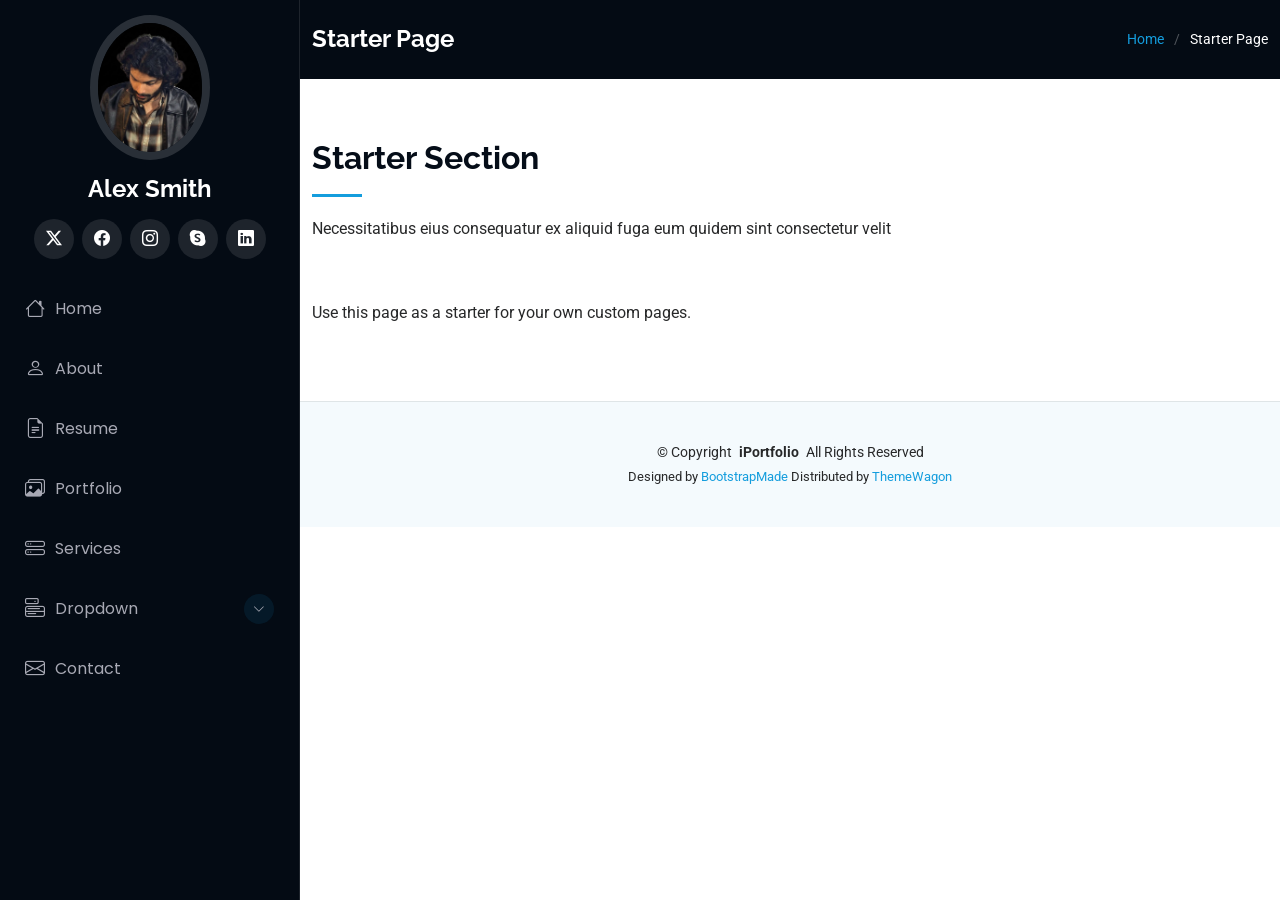
<file: starter-page.html>
<!DOCTYPE html>
<html lang="en">

<head>
  <meta charset="utf-8">
  <meta content="width=device-width, initial-scale=1.0" name="viewport">
  <title>Starter Page - iPortfolio Bootstrap Template</title>
  <meta content="" name="description">
  <meta content="" name="keywords">

  <!-- Favicons -->
  <link href="assets/img/favicon.png" rel="icon">
  <link href="assets/img/apple-touch-icon.png" rel="apple-touch-icon">

  <!-- Fonts -->
  <link href="https://fonts.googleapis.com" rel="preconnect">
  <link href="https://fonts.gstatic.com" rel="preconnect" crossorigin>
  <link href="https://fonts.googleapis.com/css2?family=Roboto:ital,wght@0,100;0,300;0,400;0,500;0,700;0,900;1,100;1,300;1,400;1,500;1,700;1,900&family=Poppins:ital,wght@0,100;0,200;0,300;0,400;0,500;0,600;0,700;0,800;0,900;1,100;1,200;1,300;1,400;1,500;1,600;1,700;1,800;1,900&family=Raleway:ital,wght@0,100;0,200;0,300;0,400;0,500;0,600;0,700;0,800;0,900;1,100;1,200;1,300;1,400;1,500;1,600;1,700;1,800;1,900&display=swap" rel="stylesheet">

  <!-- Vendor CSS Files -->
  <link href="assets/vendor/bootstrap/css/bootstrap.min.css" rel="stylesheet">
  <link href="assets/vendor/bootstrap-icons/bootstrap-icons.css" rel="stylesheet">
  <link href="assets/vendor/aos/aos.css" rel="stylesheet">
  <link href="assets/vendor/glightbox/css/glightbox.min.css" rel="stylesheet">
  <link href="assets/vendor/swiper/swiper-bundle.min.css" rel="stylesheet">

  <!-- Main CSS File -->
  <link href="assets/css/main.css" rel="stylesheet">

  <!-- =======================================================
  * Template Name: iPortfolio
  * Template URL: https://bootstrapmade.com/iportfolio-bootstrap-portfolio-websites-template/
  * Updated: Jun 29 2024 with Bootstrap v5.3.3
  * Author: BootstrapMade.com
  * License: https://bootstrapmade.com/license/
  ======================================================== -->
</head>

<body class="starter-page-page">

  <header id="header" class="header dark-background d-flex flex-column">
    <i class="header-toggle d-xl-none bi bi-list"></i>

    <div class="profile-img">
      <img src="assets/img/my-profile-img.jpg" alt="" class="img-fluid rounded-circle">
    </div>

    <a href="index.html" class="logo d-flex align-items-center justify-content-center">
      <!-- Uncomment the line below if you also wish to use an image logo -->
      <!-- <img src="assets/img/logo.png" alt=""> -->
      <h1 class="sitename">Alex Smith</h1>
    </a>

    <div class="social-links text-center">
      <a href="#" class="twitter"><i class="bi bi-twitter-x"></i></a>
      <a href="#" class="facebook"><i class="bi bi-facebook"></i></a>
      <a href="#" class="instagram"><i class="bi bi-instagram"></i></a>
      <a href="#" class="google-plus"><i class="bi bi-skype"></i></a>
      <a href="#" class="linkedin"><i class="bi bi-linkedin"></i></a>
    </div>

    <nav id="navmenu" class="navmenu">
      <ul>
        <li><a href="#hero"><i class="bi bi-house navicon"></i>Home</a></li>
        <li><a href="#about"><i class="bi bi-person navicon"></i> About</a></li>
        <li><a href="#resume"><i class="bi bi-file-earmark-text navicon"></i> Resume</a></li>
        <li><a href="#portfolio"><i class="bi bi-images navicon"></i> Portfolio</a></li>
        <li><a href="#services"><i class="bi bi-hdd-stack navicon"></i> Services</a></li>
        <li class="dropdown"><a href="#"><i class="bi bi-menu-button navicon"></i> <span>Dropdown</span> <i class="bi bi-chevron-down toggle-dropdown"></i></a>
          <ul>
            <li><a href="#">Dropdown 1</a></li>
            <li class="dropdown"><a href="#"><span>Deep Dropdown</span> <i class="bi bi-chevron-down toggle-dropdown"></i></a>
              <ul>
                <li><a href="#">Deep Dropdown 1</a></li>
                <li><a href="#">Deep Dropdown 2</a></li>
                <li><a href="#">Deep Dropdown 3</a></li>
                <li><a href="#">Deep Dropdown 4</a></li>
                <li><a href="#">Deep Dropdown 5</a></li>
              </ul>
            </li>
            <li><a href="#">Dropdown 2</a></li>
            <li><a href="#">Dropdown 3</a></li>
            <li><a href="#">Dropdown 4</a></li>
          </ul>
        </li>
        <li><a href="#contact"><i class="bi bi-envelope navicon"></i> Contact</a></li>
      </ul>
    </nav>

  </header>

  <main class="main">

    <!-- Page Title -->
    <div class="page-title dark-background">
      <div class="container d-lg-flex justify-content-between align-items-center">
        <h1 class="mb-2 mb-lg-0">Starter Page</h1>
        <nav class="breadcrumbs">
          <ol>
            <li><a href="index.html">Home</a></li>
            <li class="current">Starter Page</li>
          </ol>
        </nav>
      </div>
    </div><!-- End Page Title -->

    <!-- Starter Section Section -->
    <section id="starter-section" class="starter-section section">

      <!-- Section Title -->
      <div class="container section-title" data-aos="fade-up">
        <h2>Starter Section</h2>
        <p>Necessitatibus eius consequatur ex aliquid fuga eum quidem sint consectetur velit</p>
      </div><!-- End Section Title -->

      <div class="container" data-aos="fade-up">
        <p>Use this page as a starter for your own custom pages.</p>
      </div>

    </section><!-- /Starter Section Section -->

  </main>

  <footer id="footer" class="footer position-relative light-background">

    <div class="container">
      <div class="copyright text-center ">
        <p>© <span>Copyright</span> <strong class="px-1 sitename">iPortfolio</strong> <span>All Rights Reserved</span></p>
      </div>
      <div class="credits">
        <!-- All the links in the footer should remain intact. -->
        <!-- You can delete the links only if you've purchased the pro version. -->
        <!-- Licensing information: https://bootstrapmade.com/license/ -->
        <!-- Purchase the pro version with working PHP/AJAX contact form: [buy-url] -->
        Designed by <a href="https://bootstrapmade.com/">BootstrapMade</a> Distributed by <a href="https://themewagon.com">ThemeWagon</a>
      </div>
    </div>

  </footer>

  <!-- Scroll Top -->
  <a href="#" id="scroll-top" class="scroll-top d-flex align-items-center justify-content-center"><i class="bi bi-arrow-up-short"></i></a>

  <!-- Preloader -->
  <div id="preloader"></div>

  <!-- Vendor JS Files -->
  <script src="assets/vendor/bootstrap/js/bootstrap.bundle.min.js"></script>
  <script src="assets/vendor/php-email-form/validate.js"></script>
  <script src="assets/vendor/aos/aos.js"></script>
  <script src="assets/vendor/typed.js/typed.umd.js"></script>
  <script src="assets/vendor/purecounter/purecounter_vanilla.js"></script>
  <script src="assets/vendor/waypoints/noframework.waypoints.js"></script>
  <script src="assets/vendor/glightbox/js/glightbox.min.js"></script>
  <script src="assets/vendor/imagesloaded/imagesloaded.pkgd.min.js"></script>
  <script src="assets/vendor/isotope-layout/isotope.pkgd.min.js"></script>
  <script src="assets/vendor/swiper/swiper-bundle.min.js"></script>

  <!-- Main JS File -->
  <script src="assets/js/main.js"></script>

</body>

</html>
</file>
<file: assets/css/main.css>
/**
* Template Name: iPortfolio
* Template URL: https://bootstrapmade.com/iportfolio-bootstrap-portfolio-websites-template/
* Updated: Jun 29 2024 with Bootstrap v5.3.3
* Author: BootstrapMade.com
* License: https://bootstrapmade.com/license/
*/

/*--------------------------------------------------------------
# Font & Color Variables
# Help: https://bootstrapmade.com/color-system/
--------------------------------------------------------------*/
/* Fonts */
:root {
  --default-font: "Roboto",  system-ui, -apple-system, "Segoe UI", Roboto, "Helvetica Neue", Arial, "Noto Sans", "Liberation Sans", sans-serif, "Apple Color Emoji", "Segoe UI Emoji", "Segoe UI Symbol", "Noto Color Emoji";
  --heading-font: "Raleway",  sans-serif;
  --nav-font: "Poppins",  sans-serif;
}

/* Global Colors - The following color variables are used throughout the website. Updating them here will change the color scheme of the entire website */
:root { 
  --background-color: #ffffff; /* Background color for the entire website, including individual sections */
  --default-color: #272829; /* Default color used for the majority of the text content across the entire website */
  --heading-color: #050d18; /* Color for headings, subheadings and title throughout the website */
  --accent-color: #149ddd; /* Accent color that represents your brand on the website. It's used for buttons, links, and other elements that need to stand out */
  --surface-color: #ffffff; /* The surface color is used as a background of boxed elements within sections, such as cards, icon boxes, or other elements that require a visual separation from the global background. */
  --contrast-color: #ffffff; /* Contrast color for text, ensuring readability against backgrounds of accent, heading, or default colors. */
}

/* Nav Menu Colors - The following color variables are used specifically for the navigation menu. They are separate from the global colors to allow for more customization options */
:root {
  --nav-color: #a8a9b4;  /* The default color of the main navmenu links */
  --nav-hover-color: #ffffff; /* Applied to main navmenu links when they are hovered over or active */
  --nav-mobile-background-color: #040b14; /* Used as the background color for mobile navigation menu */
  --nav-dropdown-background-color: #040b14; /* Used as the background color for dropdown items that appear when hovering over primary navigation items */
  --nav-dropdown-color: #a8a9b4; /* Used for navigation links of the dropdown items in the navigation menu. */
  --nav-dropdown-hover-color: #ffffff; /* Similar to --nav-hover-color, this color is applied to dropdown navigation links when they are hovered over. */
}

/* Color Presets - These classes override global colors when applied to any section or element, providing reuse of the sam color scheme. */

.light-background {
  --background-color: #f4fafd;
  --surface-color: #ffffff;
}

.dark-background {
  --background-color: #040b14;
  --default-color: #ffffff;
  --heading-color: #ffffff;
  --surface-color: #151f2b;
  --contrast-color: #ffffff;
}

/* Smooth scroll */
:root {
  scroll-behavior: smooth;
}

/*--------------------------------------------------------------
# General Styling & Shared Classes
--------------------------------------------------------------*/
body {
  color: var(--default-color);
  background-color: var(--background-color);
  font-family: var(--default-font);
}

a {
  color: var(--accent-color);
  text-decoration: none;
  transition: 0.3s;
}

a:hover {
  color: color-mix(in srgb, var(--accent-color), transparent 25%);
  text-decoration: none;
}

h1,
h2,
h3,
h4,
h5,
h6 {
  color: var(--heading-color);
  font-family: var(--heading-font);
}

/* PHP Email Form Messages
------------------------------*/
.php-email-form .error-message {
  display: none;
  background: #df1529;
  color: #ffffff;
  text-align: left;
  padding: 15px;
  margin-bottom: 24px;
  font-weight: 600;
}

.php-email-form .sent-message {
  display: none;
  color: #ffffff;
  background: #059652;
  text-align: center;
  padding: 15px;
  margin-bottom: 24px;
  font-weight: 600;
}

.php-email-form .loading {
  display: none;
  background: var(--surface-color);
  text-align: center;
  padding: 15px;
  margin-bottom: 24px;
}

.php-email-form .loading:before {
  content: "";
  display: inline-block;
  border-radius: 50%;
  width: 24px;
  height: 24px;
  margin: 0 10px -6px 0;
  border: 3px solid var(--accent-color);
  border-top-color: var(--surface-color);
  animation: php-email-form-loading 1s linear infinite;
}

@keyframes php-email-form-loading {
  0% {
    transform: rotate(0deg);
  }

  100% {
    transform: rotate(360deg);
  }
}

/*--------------------------------------------------------------
# Global Header
--------------------------------------------------------------*/
.header {
  color: var(--default-color);
  background-color: var(--background-color);
  position: fixed;
  top: 0;
  left: 0;
  bottom: 0;
  padding: 0 15px;
  width: 300px;
  transition: all ease-in-out 0.3s;
  overflow-y: auto;
  z-index: 997;
  border-right: 1px solid color-mix(in srgb, var(--default-color), transparent 90%);
}

.header .profile-img img {
  margin: 15px auto;
  display: block;
  width: 120px;
  border: 8px solid color-mix(in srgb, var(--default-color), transparent 85%);
}

.header .logo {
  line-height: 1;
  margin-bottom: 15px;
}

.header .logo img {
  max-height: 32px;
  margin-right: 8px;
}

.header .logo h1 {
  font-size: 24px;
  margin: 0;
  font-weight: 700;
  color: var(--heading-color);
}

.header .social-links {
  margin: 0 0 20px 0;
}

.header .social-links a {
  font-size: 16px;
  display: inline-flex;
  align-items: center;
  justify-content: center;
  background: color-mix(in srgb, var(--default-color), transparent 90%);
  color: var(--default-color);
  margin: 0 2px;
  border-radius: 50%;
  text-align: center;
  width: 40px;
  height: 40px;
  transition: 0.3s;
}

.header .social-links a:hover {
  color: var(--contrast-color);
  background: var(--accent-color);
}

@media (min-width: 1200px) {

  .header~main,
  .header~#footer {
    margin-left: 300px;
  }
}

@media (max-width: 1199px) {
  .header {
    left: -100%;
  }
}

.header.header-show {
  left: 0;
}

.header .header-toggle {
  color: var(--contrast-color);
  background-color: var(--accent-color);
  font-size: 22px;
  display: flex;
  align-items: center;
  justify-content: center;
  width: 40px;
  height: 40px;
  border-radius: 50%;
  cursor: pointer;
  position: fixed;
  top: 15px;
  right: 15px;
  z-index: 9999;
  transition: background-color 0.3s;
}

.header .header-toggle:hover {
  color: var(--contrast-color);
  background-color: color-mix(in srgb, var(--accent-color) 90%, white 15%);
}

/*--------------------------------------------------------------
# Navigation Menu
--------------------------------------------------------------*/
.mobile-nav-toggle {
  display: none;
}

.navmenu {
  padding: 0;
  z-index: 9997;
}

.navmenu ul {
  list-style: none;
  padding: 0 0 20px 0;
  margin: 0;
}

.navmenu a,
.navmenu a:focus {
  color: var(--nav-color);
  padding: 15px 10px;
  font-family: var(--nav-font);
  font-size: 16px;
  font-weight: 400;
  display: flex;
  align-items: center;
  white-space: nowrap;
  transition: 0.3s;
  width: 100%;
}

.navmenu a .navicon,
.navmenu a:focus .navicon {
  font-size: 20px;
  margin-right: 10px;
}

.navmenu a .toggle-dropdown,
.navmenu a:focus .toggle-dropdown {
  font-size: 12px;
  line-height: 0;
  margin-left: auto;
  width: 30px;
  height: 30px;
  display: flex;
  align-items: center;
  justify-content: center;
  border-radius: 50%;
  transition: 0.3s;
  flex-shrink: 0;
  background-color: color-mix(in srgb, var(--accent-color), transparent 90%);
}

.navmenu a .toggle-dropdown:hover,
.navmenu a:focus .toggle-dropdown:hover {
  background-color: var(--accent-color);
  color: var(--contrast-color);
}

.navmenu a:hover,
.navmenu .active,
.navmenu .active:focus {
  color: var(--nav-hover-color);
}

.navmenu a:hover .navicon,
.navmenu .active .navicon,
.navmenu .active:focus .navicon {
  color: var(--accent-color);
}

.navmenu .active .toggle-dropdown,
.navmenu .active:focus .toggle-dropdown {
  background-color: var(--accent-color);
  color: var(--contrast-color);
  transform: rotate(180deg);
}

.navmenu .dropdown {
  display: block;
}

.navmenu .dropdown a,
.navmenu .dropdown a:focus {
  color: --nav-dropdown-color;
}

.navmenu .dropdown a:hover,
.navmenu .dropdown .active,
.navmenu .dropdown .active:focus {
  color: var(--nav-dropdown-hover-color);
}

.navmenu .dropdown ul {
  position: static;
  display: none;
  z-index: 99;
  padding: 5px 10px;
  margin: 5px 10px;
  background-color: var(--nav-dropdown-background-color);
  border: 1px solid color-mix(in srgb, var(--default-color), transparent 90%);
  box-shadow: none;
  transition: all 0.5s ease-in-out;
}

.navmenu .dropdown ul ul {
  background-color: rgba(33, 37, 41, 0.1);
}

.navmenu .dropdown>.dropdown-active {
  display: block;
  background-color: rgba(33, 37, 41, 0.03);
}

/*--------------------------------------------------------------
# Global Footer
--------------------------------------------------------------*/
.footer {
  color: var(--default-color);
  background-color: var(--background-color);
  font-size: 14px;
  padding: 40px 0;
  position: relative;
  border-top: 1px solid color-mix(in srgb, var(--default-color), transparent 90%);
}

.footer .copyright p {
  margin-bottom: 0;
}

.footer .credits {
  margin-top: 4px;
  font-size: 13px;
  text-align: center;
}

/*--------------------------------------------------------------
# Preloader
--------------------------------------------------------------*/
#preloader {
  position: fixed;
  inset: 0;
  z-index: 999999;
  overflow: hidden;
  background: var(--background-color);
  transition: all 0.6s ease-out;
}

#preloader:before {
  content: "";
  position: fixed;
  top: calc(50% - 30px);
  left: calc(50% - 30px);
  border: 6px solid #ffffff;
  border-color: var(--accent-color) transparent var(--accent-color) transparent;
  border-radius: 50%;
  width: 60px;
  height: 60px;
  animation: animate-preloader 1.5s linear infinite;
}

@keyframes animate-preloader {
  0% {
    transform: rotate(0deg);
  }

  100% {
    transform: rotate(360deg);
  }
}

/*--------------------------------------------------------------
# Scroll Top Button
--------------------------------------------------------------*/
.scroll-top {
  position: fixed;
  visibility: hidden;
  opacity: 0;
  right: 15px;
  bottom: -15px;
  z-index: 99999;
  background-color: var(--accent-color);
  width: 44px;
  height: 44px;
  border-radius: 50px;
  transition: all 0.4s;
}

.scroll-top i {
  font-size: 24px;
  color: var(--contrast-color);
  line-height: 0;
}

.scroll-top:hover {
  background-color: color-mix(in srgb, var(--accent-color), transparent 20%);
  color: var(--contrast-color);
}

.scroll-top.active {
  visibility: visible;
  opacity: 1;
  bottom: 15px;
}

/*--------------------------------------------------------------
# Disable aos animation delay on mobile devices
--------------------------------------------------------------*/
@media screen and (max-width: 768px) {
  [data-aos-delay] {
    transition-delay: 0 !important;
  }
}

/*--------------------------------------------------------------
# Global Page Titles & Breadcrumbs
--------------------------------------------------------------*/
.page-title {
  color: var(--default-color);
  background-color: var(--background-color);
  padding: 25px 0;
  position: relative;
}

.page-title h1 {
  font-size: 24px;
  font-weight: 700;
}

.page-title .breadcrumbs ol {
  display: flex;
  flex-wrap: wrap;
  list-style: none;
  padding: 0;
  margin: 0;
  font-size: 14px;
  font-weight: 400;
}

.page-title .breadcrumbs ol li+li {
  padding-left: 10px;
}

.page-title .breadcrumbs ol li+li::before {
  content: "/";
  display: inline-block;
  padding-right: 10px;
  color: color-mix(in srgb, var(--default-color), transparent 70%);
}

/*--------------------------------------------------------------
# Global Sections
--------------------------------------------------------------*/
section,
.section {
  color: var(--default-color);
  background-color: var(--background-color);
  padding: 60px 0;
  overflow: clip;
}

/*--------------------------------------------------------------
# Global Section Titles
--------------------------------------------------------------*/
.section-title {
  padding-bottom: 60px;
  position: relative;
}

.section-title h2 {
  font-size: 32px;
  font-weight: 700;
  margin-bottom: 20px;
  padding-bottom: 20px;
  position: relative;
}

.section-title h2:after {
  content: "";
  position: absolute;
  display: block;
  width: 50px;
  height: 3px;
  background: var(--accent-color);
  left: 0;
  bottom: 0;
}

.section-title p {
  margin-bottom: 0;
}

/*--------------------------------------------------------------
# Hero Section
--------------------------------------------------------------*/
.hero {
  width: 100%;
  min-height: 100vh;
  position: relative;
  padding: 80px 0;
  display: flex;
  align-items: center;
  justify-content: center;
}

.hero img {
  position: absolute;
  inset: 0;
  display: block;
  width: 100%;
  height: 100%;
  object-fit: cover;
  z-index: 1;
}

.hero:before {
  content: "";
  background: color-mix(in srgb, var(--background-color), transparent 70%);
  position: absolute;
  inset: 0;
  z-index: 2;
}

.hero .container {
  position: relative;
  z-index: 3;
}

.hero h2 {
  margin: 0;
  font-size: 64px;
  font-weight: 700;
}

.hero p {
  margin: 5px 0 0 0;
  font-size: 26px;
}

.hero p span {
  letter-spacing: 1px;
  border-bottom: 2px solid var(--accent-color);
}

.hero .social-links {
  margin-top: 25px;
}

.hero .social-links a {
  font-size: 24px;
  display: inline-block;
  color: color-mix(in srgb, var(--default-color), transparent 50%);
  line-height: 1;
  margin-right: 20px;
  transition: 0.3s;
}

.hero .social-links a:hover {
  color: var(--accent-color);
}

@media (max-width: 768px) {
  .hero h2 {
    font-size: 32px;
  }

  .hero p {
    font-size: 20px;
  }
}

/*--------------------------------------------------------------
# About Section
--------------------------------------------------------------*/
.about .content h2 {
  font-weight: 700;
  font-size: 24px;
}

.about .content ul {
  list-style: none;
  padding: 0;
}

.about .content ul li {
  margin-bottom: 20px;
  display: flex;
  align-items: center;
}

.about .content ul strong {
  margin-right: 10px;
}

.about .content ul i {
  font-size: 16px;
  margin-right: 5px;
  color: var(--accent-color);
  line-height: 0;
}

/*--------------------------------------------------------------
# Stats Section
--------------------------------------------------------------*/
.stats .stats-item {
  padding: 30px;
  width: 100%;
}

.stats .stats-item i {
  color: var(--accent-color);
  display: block;
  font-size: 44px;
  float: left;
  line-height: 0;
}

.stats .stats-item .purecounter {
  color: var(--heading-color);
  font-size: 48px;
  line-height: 40px;
  display: block;
  font-weight: 700;
  margin-left: 60px;
}

.stats .stats-item p {
  color: color-mix(in srgb, var(--default-color), transparent 40%);
  padding: 15px 0 0 0;
  margin: 0 0 0 60px;
  font-family: var(--heading-font);
  font-size: 14px;
}

/*--------------------------------------------------------------
# Skills Section
--------------------------------------------------------------*/
.skills .progress {
  height: 60px;
  display: block;
  background: none;
  border-radius: 0;
}

.skills .progress .skill {
  color: var(--heading-color);
  padding: 0;
  margin: 0 0 6px 0;
  text-transform: uppercase;
  display: block;
  font-weight: 600;
  font-family: var(--heading-font);
}

.skills .progress .skill .val {
  float: right;
  font-style: normal;
}

.skills .progress-bar-wrap {
  background: color-mix(in srgb, var(--default-color), transparent 90%);
  height: 10px;
}

.skills .progress-bar {
  width: 1px;
  height: 10px;
  transition: 0.9s;
  background-color: var(--accent-color);
}

/*--------------------------------------------------------------
# Resume Section
--------------------------------------------------------------*/
.resume .resume-title {
  color: var(--heading-color);
  font-size: 26px;
  font-weight: 700;
  margin-top: 20px;
  margin-bottom: 20px;
}

.resume .resume-item {
  padding: 0 0 20px 20px;
  margin-top: -2px;
  border-left: 2px solid var(--accent-color);
  position: relative;
}

.resume .resume-item h4 {
  line-height: 18px;
  font-size: 18px;
  font-weight: 600;
  text-transform: uppercase;
  color: color-mix(in srgb, var(--default-color), transparent 20%);
  margin-bottom: 10px;
}

.resume .resume-item h5 {
  font-size: 16px;
  padding: 5px 15px;
  display: inline-block;
  font-weight: 600;
  margin-bottom: 10px;
}

.resume .resume-item ul {
  padding-left: 20px;
}

.resume .resume-item ul li {
  padding-bottom: 10px;
}

.resume .resume-item:last-child {
  padding-bottom: 0;
}

.resume .resume-item::before {
  content: "";
  position: absolute;
  width: 16px;
  height: 16px;
  border-radius: 50px;
  left: -9px;
  top: 0;
  background: var(--background-color);
  border: 2px solid var(--accent-color);
}

/*--------------------------------------------------------------
# Portfolio Section
--------------------------------------------------------------*/
.portfolio .portfolio-filters {
  padding: 0;
  margin: 0 auto 20px auto;
  list-style: none;
  text-align: center;
}

.portfolio .portfolio-filters li {
  cursor: pointer;
  display: inline-block;
  padding: 0;
  font-size: 14px;
  font-weight: 400;
  margin: 0 10px;
  line-height: 1;
  text-transform: uppercase;
  margin-bottom: 10px;
  transition: all 0.3s ease-in-out;
}

.portfolio .portfolio-filters li:hover,
.portfolio .portfolio-filters li.filter-active {
  color: var(--accent-color);
}

.portfolio .portfolio-filters li:first-child {
  margin-left: 0;
}

.portfolio .portfolio-filters li:last-child {
  margin-right: 0;
}

@media (max-width: 575px) {
  .portfolio .portfolio-filters li {
    font-size: 14px;
    margin: 0 5px;
  }
}

.portfolio .portfolio-content {
  position: relative;
  overflow: hidden;
}

.portfolio .portfolio-content img {
  transition: 0.3s;
}

.portfolio .portfolio-content .portfolio-info {
  opacity: 0;
  position: absolute;
  inset: 0;
  z-index: 3;
  transition: all ease-in-out 0.3s;
  background: rgba(0, 0, 0, 0.6);
  padding: 15px;
}

.portfolio .portfolio-content .portfolio-info h4 {
  font-size: 14px;
  padding: 5px 10px;
  font-weight: 400;
  color: #ffffff;
  display: inline-block;
  background-color: var(--accent-color);
}

.portfolio .portfolio-content .portfolio-info p {
  position: absolute;
  bottom: 10px;
  text-align: center;
  display: inline-block;
  left: 0;
  right: 0;
  font-size: 16px;
  font-weight: 600;
  color: rgba(255, 255, 255, 0.8);
}

.portfolio .portfolio-content .portfolio-info .preview-link,
.portfolio .portfolio-content .portfolio-info .details-link {
  position: absolute;
  left: calc(50% - 40px);
  font-size: 26px;
  top: calc(50% - 14px);
  color: #fff;
  transition: 0.3s;
  line-height: 1.2;
}

.portfolio .portfolio-content .portfolio-info .preview-link:hover,
.portfolio .portfolio-content .portfolio-info .details-link:hover {
  color: var(--accent-color);
}

.portfolio .portfolio-content .portfolio-info .details-link {
  left: 50%;
  font-size: 34px;
  line-height: 0;
}

.portfolio .portfolio-content:hover .portfolio-info {
  opacity: 1;
}

.portfolio .portfolio-content:hover img {
  transform: scale(1.1);
}

/*--------------------------------------------------------------
# Services Section
--------------------------------------------------------------*/
.services .service-item {
  position: relative;
}

.services .service-item .icon {
  background: var(--accent-color);
  display: flex;
  align-items: center;
  justify-content: center;
  width: 54px;
  height: 54px;
  border-radius: 50%;
  transition: 0.5s;
  border: 1px solid var(--accent-color);
  margin-right: 20px;
}

.services .service-item .icon i {
  color: var(--contrast-color);
  font-size: 24px;
  line-height: 0;
}

.services .service-item:hover .icon {
  background: var(--surface-color);
}

.services .service-item:hover .icon i {
  color: var(--accent-color);
}

.services .service-item .title {
  font-weight: 700;
  margin-bottom: 15px;
  font-size: 18px;
}

.services .service-item .title a {
  color: var(--heading-color);
}

.services .service-item .title a:hover {
  color: var(--accent-color);
}

.services .service-item .description {
  line-height: 24px;
  font-size: 14px;
}

/*--------------------------------------------------------------
# Testimonials Section
--------------------------------------------------------------*/
.testimonials .testimonials-carousel,
.testimonials .testimonials-slider {
  overflow: hidden;
}

.testimonials .testimonial-item {
  box-sizing: content-box;
  text-align: center;
  min-height: 320px;
}

.testimonials .testimonial-item .testimonial-img {
  width: 90px;
  border-radius: 50%;
  margin: 0 auto;
}

.testimonials .testimonial-item h3 {
  font-size: 18px;
  font-weight: bold;
  margin: 10px 0 5px 0;
}

.testimonials .testimonial-item h4 {
  font-size: 14px;
  color: color-mix(in srgb, var(--default-color), transparent 20%);
  margin: 0;
}

.testimonials .testimonial-item .quote-icon-left,
.testimonials .testimonial-item .quote-icon-right {
  color: color-mix(in srgb, var(--accent-color), transparent 40%);
  font-size: 26px;
  line-height: 0;
}

.testimonials .testimonial-item .quote-icon-left {
  display: inline-block;
  left: -5px;
  position: relative;
}

.testimonials .testimonial-item .quote-icon-right {
  display: inline-block;
  right: -5px;
  position: relative;
  top: 10px;
  transform: scale(-1, -1);
}

.testimonials .testimonial-item p {
  font-style: italic;
  margin: 0 15px 15px 15px;
  padding: 20px;
  background-color: var(--surface-color);
  position: relative;
  margin-bottom: 35px;
  border-radius: 6px;
  box-shadow: 0px 2px 15px rgba(0, 0, 0, 0.1);
}

.testimonials .testimonial-item p::after {
  content: "";
  width: 0;
  height: 0;
  border-top: 20px solid var(--surface-color);
  border-right: 20px solid transparent;
  border-left: 20px solid transparent;
  position: absolute;
  bottom: -20px;
  left: calc(50% - 20px);
}

.testimonials .swiper-wrapper {
  height: auto;
}

.testimonials .swiper-pagination {
  margin-top: 40px;
  position: relative;
}

.testimonials .swiper-pagination .swiper-pagination-bullet {
  width: 12px;
  height: 12px;
  background-color: var(--background-color);
  opacity: 1;
  border: 1px solid var(--accent-color);
}

.testimonials .swiper-pagination .swiper-pagination-bullet-active {
  background-color: var(--accent-color);
}

/*--------------------------------------------------------------
# Contact Section
--------------------------------------------------------------*/
.contact .info-wrap {
  background-color: var(--surface-color);
  box-shadow: 0px 0px 20px rgba(0, 0, 0, 0.1);
  padding: 30px;
}

@media (max-width: 575px) {
  .contact .info-wrap {
    padding: 20px;
  }
}

.contact .info-item {
  margin-bottom: 40px;
}

.contact .info-item i {
  font-size: 20px;
  color: var(--accent-color);
  background: color-mix(in srgb, var(--accent-color), transparent 92%);
  width: 44px;
  height: 44px;
  display: flex;
  justify-content: center;
  align-items: center;
  border-radius: 50px;
  transition: all 0.3s ease-in-out;
  margin-right: 15px;
}

.contact .info-item h3 {
  padding: 0;
  font-size: 18px;
  font-weight: 700;
  margin-bottom: 5px;
}

.contact .info-item p {
  padding: 0;
  margin-bottom: 0;
  font-size: 14px;
}

.contact .info-item:hover i {
  background: var(--accent-color);
  color: var(--contrast-color);
}

.contact .php-email-form {
  background-color: var(--surface-color);
  height: 100%;
  padding: 30px;
  box-shadow: 0px 0px 20px rgba(0, 0, 0, 0.1);
}

@media (max-width: 575px) {
  .contact .php-email-form {
    padding: 20px;
  }
}

.contact .php-email-form input[type=text],
.contact .php-email-form input[type=email],
.contact .php-email-form textarea {
  font-size: 14px;
  padding: 10px 15px;
  box-shadow: none;
  border-radius: 0;
  color: var(--default-color);
  background-color: var(--surface-color);
  border-color: color-mix(in srgb, var(--default-color), transparent 80%);
}

.contact .php-email-form input[type=text]:focus,
.contact .php-email-form input[type=email]:focus,
.contact .php-email-form textarea:focus {
  border-color: var(--accent-color);
}

.contact .php-email-form input[type=text]::placeholder,
.contact .php-email-form input[type=email]::placeholder,
.contact .php-email-form textarea::placeholder {
  color: color-mix(in srgb, var(--default-color), transparent 70%);
}

.contact .php-email-form button[type=submit] {
  color: var(--contrast-color);
  background: var(--accent-color);
  border: 0;
  padding: 10px 30px;
  transition: 0.4s;
  border-radius: 50px;
}

.contact .php-email-form button[type=submit]:hover {
  background: color-mix(in srgb, var(--accent-color), transparent 25%);
}

/*--------------------------------------------------------------
# Portfolio Details Section
--------------------------------------------------------------*/
.portfolio-details .portfolio-details-slider img {
  width: 100%;
}

.portfolio-details .portfolio-details-slider .swiper-pagination {
  margin-top: 20px;
  position: relative;
}

.portfolio-details .portfolio-details-slider .swiper-pagination .swiper-pagination-bullet {
  width: 12px;
  height: 12px;
  background-color: color-mix(in srgb, var(--default-color), transparent 85%);
  opacity: 1;
}

.portfolio-details .portfolio-details-slider .swiper-pagination .swiper-pagination-bullet-active {
  background-color: var(--accent-color);
}

.portfolio-details .portfolio-info {
  padding: 30px;
  box-shadow: 0px 0 30px rgba(0, 0, 0, 0.1);
}

.portfolio-details .portfolio-info h3 {
  font-size: 22px;
  font-weight: 700;
  margin-bottom: 20px;
  padding-bottom: 20px;
  border-bottom: 1px solid color-mix(in srgb, var(--default-color), transparent 85%);
}

.portfolio-details .portfolio-info ul {
  list-style: none;
  padding: 0;
  font-size: 15px;
}

.portfolio-details .portfolio-info ul li+li {
  margin-top: 10px;
}

.portfolio-details .portfolio-description {
  padding-top: 30px;
}

.portfolio-details .portfolio-description h2 {
  font-size: 26px;
  font-weight: 700;
  margin-bottom: 20px;
}

.portfolio-details .portfolio-description p {
  padding: 0;
  color: color-mix(in srgb, var(--default-color), transparent 30%);
}

/*--------------------------------------------------------------
# Service Details Section
--------------------------------------------------------------*/
.service-details .services-list {
  padding: 10px 30px;
  border: 1px solid color-mix(in srgb, var(--default-color), transparent 90%);
  margin-bottom: 20px;
}

.service-details .services-list a {
  display: block;
  line-height: 1;
  padding: 8px 0 8px 15px;
  border-left: 3px solid color-mix(in srgb, var(--default-color), transparent 70%);
  margin: 20px 0;
  color: color-mix(in srgb, var(--default-color), transparent 20%);
  transition: 0.3s;
}

.service-details .services-list a.active {
  color: var(--heading-color);
  font-weight: 700;
  border-color: var(--accent-color);
}

.service-details .services-list a:hover {
  border-color: var(--accent-color);
}

.service-details .services-img {
  margin-bottom: 20px;
}

.service-details h3 {
  font-size: 26px;
  font-weight: 700;
}

.service-details h4 {
  font-size: 20px;
  font-weight: 700;
}

.service-details p {
  font-size: 15px;
}

.service-details ul {
  list-style: none;
  padding: 0;
  font-size: 15px;
}

.service-details ul li {
  padding: 5px 0;
  display: flex;
  align-items: center;
}

.service-details ul i {
  font-size: 20px;
  margin-right: 8px;
  color: var(--accent-color);
}

/*--------------------------------------------------------------
# Starter Section Section
--------------------------------------------------------------*/
.starter-section {
  /* Add your styles here */
}
.contact .php-email-form {
  max-width: 900px;   /* adjust as needed */
  margin: 0 auto;     /* center it */
}
</file>
<file: iPortfolio-1.0.0/assets/css/main.css>
/**
* Template Name: iPortfolio
* Template URL: https://bootstrapmade.com/iportfolio-bootstrap-portfolio-websites-template/
* Updated: Jun 29 2024 with Bootstrap v5.3.3
* Author: BootstrapMade.com
* License: https://bootstrapmade.com/license/
*/

/*--------------------------------------------------------------
# Font & Color Variables
# Help: https://bootstrapmade.com/color-system/
--------------------------------------------------------------*/
/* Fonts */
:root {
  --default-font: "Roboto",  system-ui, -apple-system, "Segoe UI", Roboto, "Helvetica Neue", Arial, "Noto Sans", "Liberation Sans", sans-serif, "Apple Color Emoji", "Segoe UI Emoji", "Segoe UI Symbol", "Noto Color Emoji";
  --heading-font: "Raleway",  sans-serif;
  --nav-font: "Poppins",  sans-serif;
}

/* Global Colors - The following color variables are used throughout the website. Updating them here will change the color scheme of the entire website */
:root { 
  --background-color: #ffffff; /* Background color for the entire website, including individual sections */
  --default-color: #272829; /* Default color used for the majority of the text content across the entire website */
  --heading-color: #050d18; /* Color for headings, subheadings and title throughout the website */
  --accent-color: #149ddd; /* Accent color that represents your brand on the website. It's used for buttons, links, and other elements that need to stand out */
  --surface-color: #ffffff; /* The surface color is used as a background of boxed elements within sections, such as cards, icon boxes, or other elements that require a visual separation from the global background. */
  --contrast-color: #ffffff; /* Contrast color for text, ensuring readability against backgrounds of accent, heading, or default colors. */
}

/* Nav Menu Colors - The following color variables are used specifically for the navigation menu. They are separate from the global colors to allow for more customization options */
:root {
  --nav-color: #a8a9b4;  /* The default color of the main navmenu links */
  --nav-hover-color: #ffffff; /* Applied to main navmenu links when they are hovered over or active */
  --nav-mobile-background-color: #040b14; /* Used as the background color for mobile navigation menu */
  --nav-dropdown-background-color: #040b14; /* Used as the background color for dropdown items that appear when hovering over primary navigation items */
  --nav-dropdown-color: #a8a9b4; /* Used for navigation links of the dropdown items in the navigation menu. */
  --nav-dropdown-hover-color: #ffffff; /* Similar to --nav-hover-color, this color is applied to dropdown navigation links when they are hovered over. */
}

/* Color Presets - These classes override global colors when applied to any section or element, providing reuse of the sam color scheme. */

.light-background {
  --background-color: #f4fafd;
  --surface-color: #ffffff;
}

.dark-background {
  --background-color: #040b14;
  --default-color: #ffffff;
  --heading-color: #ffffff;
  --surface-color: #151f2b;
  --contrast-color: #ffffff;
}

/* Smooth scroll */
:root {
  scroll-behavior: smooth;
}

/*--------------------------------------------------------------
# General Styling & Shared Classes
--------------------------------------------------------------*/
body {
  color: var(--default-color);
  background-color: var(--background-color);
  font-family: var(--default-font);
}

a {
  color: var(--accent-color);
  text-decoration: none;
  transition: 0.3s;
}

a:hover {
  color: color-mix(in srgb, var(--accent-color), transparent 25%);
  text-decoration: none;
}

h1,
h2,
h3,
h4,
h5,
h6 {
  color: var(--heading-color);
  font-family: var(--heading-font);
}

/* PHP Email Form Messages
------------------------------*/
.php-email-form .error-message {
  display: none;
  background: #df1529;
  color: #ffffff;
  text-align: left;
  padding: 15px;
  margin-bottom: 24px;
  font-weight: 600;
}

.php-email-form .sent-message {
  display: none;
  color: #ffffff;
  background: #059652;
  text-align: center;
  padding: 15px;
  margin-bottom: 24px;
  font-weight: 600;
}

.php-email-form .loading {
  display: none;
  background: var(--surface-color);
  text-align: center;
  padding: 15px;
  margin-bottom: 24px;
}

.php-email-form .loading:before {
  content: "";
  display: inline-block;
  border-radius: 50%;
  width: 24px;
  height: 24px;
  margin: 0 10px -6px 0;
  border: 3px solid var(--accent-color);
  border-top-color: var(--surface-color);
  animation: php-email-form-loading 1s linear infinite;
}

@keyframes php-email-form-loading {
  0% {
    transform: rotate(0deg);
  }

  100% {
    transform: rotate(360deg);
  }
}

/*--------------------------------------------------------------
# Global Header
--------------------------------------------------------------*/
.header {
  color: var(--default-color);
  background-color: var(--background-color);
  position: fixed;
  top: 0;
  left: 0;
  bottom: 0;
  padding: 0 15px;
  width: 300px;
  transition: all ease-in-out 0.3s;
  overflow-y: auto;
  z-index: 997;
  border-right: 1px solid color-mix(in srgb, var(--default-color), transparent 90%);
}

.header .profile-img img {
  margin: 15px auto;
  display: block;
  width: 120px;
  border: 8px solid color-mix(in srgb, var(--default-color), transparent 85%);
}

.header .logo {
  line-height: 1;
  margin-bottom: 15px;
}

.header .logo img {
  max-height: 32px;
  margin-right: 8px;
}

.header .logo h1 {
  font-size: 24px;
  margin: 0;
  font-weight: 700;
  color: var(--heading-color);
}

.header .social-links {
  margin: 0 0 20px 0;
}

.header .social-links a {
  font-size: 16px;
  display: inline-flex;
  align-items: center;
  justify-content: center;
  background: color-mix(in srgb, var(--default-color), transparent 90%);
  color: var(--default-color);
  margin: 0 2px;
  border-radius: 50%;
  text-align: center;
  width: 40px;
  height: 40px;
  transition: 0.3s;
}

.header .social-links a:hover {
  color: var(--contrast-color);
  background: var(--accent-color);
}

@media (min-width: 1200px) {

  .header~main,
  .header~#footer {
    margin-left: 300px;
  }
}

@media (max-width: 1199px) {
  .header {
    left: -100%;
  }
}

.header.header-show {
  left: 0;
}

.header .header-toggle {
  color: var(--contrast-color);
  background-color: var(--accent-color);
  font-size: 22px;
  display: flex;
  align-items: center;
  justify-content: center;
  width: 40px;
  height: 40px;
  border-radius: 50%;
  cursor: pointer;
  position: fixed;
  top: 15px;
  right: 15px;
  z-index: 9999;
  transition: background-color 0.3s;
}

.header .header-toggle:hover {
  color: var(--contrast-color);
  background-color: color-mix(in srgb, var(--accent-color) 90%, white 15%);
}

/*--------------------------------------------------------------
# Navigation Menu
--------------------------------------------------------------*/
.mobile-nav-toggle {
  display: none;
}

.navmenu {
  padding: 0;
  z-index: 9997;
}

.navmenu ul {
  list-style: none;
  padding: 0 0 20px 0;
  margin: 0;
}

.navmenu a,
.navmenu a:focus {
  color: var(--nav-color);
  padding: 15px 10px;
  font-family: var(--nav-font);
  font-size: 16px;
  font-weight: 400;
  display: flex;
  align-items: center;
  white-space: nowrap;
  transition: 0.3s;
  width: 100%;
}

.navmenu a .navicon,
.navmenu a:focus .navicon {
  font-size: 20px;
  margin-right: 10px;
}

.navmenu a .toggle-dropdown,
.navmenu a:focus .toggle-dropdown {
  font-size: 12px;
  line-height: 0;
  margin-left: auto;
  width: 30px;
  height: 30px;
  display: flex;
  align-items: center;
  justify-content: center;
  border-radius: 50%;
  transition: 0.3s;
  flex-shrink: 0;
  background-color: color-mix(in srgb, var(--accent-color), transparent 90%);
}

.navmenu a .toggle-dropdown:hover,
.navmenu a:focus .toggle-dropdown:hover {
  background-color: var(--accent-color);
  color: var(--contrast-color);
}

.navmenu a:hover,
.navmenu .active,
.navmenu .active:focus {
  color: var(--nav-hover-color);
}

.navmenu a:hover .navicon,
.navmenu .active .navicon,
.navmenu .active:focus .navicon {
  color: var(--accent-color);
}

.navmenu .active .toggle-dropdown,
.navmenu .active:focus .toggle-dropdown {
  background-color: var(--accent-color);
  color: var(--contrast-color);
  transform: rotate(180deg);
}

.navmenu .dropdown {
  display: block;
}

.navmenu .dropdown a,
.navmenu .dropdown a:focus {
  color: --nav-dropdown-color;
}

.navmenu .dropdown a:hover,
.navmenu .dropdown .active,
.navmenu .dropdown .active:focus {
  color: var(--nav-dropdown-hover-color);
}

.navmenu .dropdown ul {
  position: static;
  display: none;
  z-index: 99;
  padding: 5px 10px;
  margin: 5px 10px;
  background-color: var(--nav-dropdown-background-color);
  border: 1px solid color-mix(in srgb, var(--default-color), transparent 90%);
  box-shadow: none;
  transition: all 0.5s ease-in-out;
}

.navmenu .dropdown ul ul {
  background-color: rgba(33, 37, 41, 0.1);
}

.navmenu .dropdown>.dropdown-active {
  display: block;
  background-color: rgba(33, 37, 41, 0.03);
}

/*--------------------------------------------------------------
# Global Footer
--------------------------------------------------------------*/
.footer {
  color: var(--default-color);
  background-color: var(--background-color);
  font-size: 14px;
  padding: 40px 0;
  position: relative;
  border-top: 1px solid color-mix(in srgb, var(--default-color), transparent 90%);
}

.footer .copyright p {
  margin-bottom: 0;
}

.footer .credits {
  margin-top: 4px;
  font-size: 13px;
  text-align: center;
}

/*--------------------------------------------------------------
# Preloader
--------------------------------------------------------------*/
#preloader {
  position: fixed;
  inset: 0;
  z-index: 999999;
  overflow: hidden;
  background: var(--background-color);
  transition: all 0.6s ease-out;
}

#preloader:before {
  content: "";
  position: fixed;
  top: calc(50% - 30px);
  left: calc(50% - 30px);
  border: 6px solid #ffffff;
  border-color: var(--accent-color) transparent var(--accent-color) transparent;
  border-radius: 50%;
  width: 60px;
  height: 60px;
  animation: animate-preloader 1.5s linear infinite;
}

@keyframes animate-preloader {
  0% {
    transform: rotate(0deg);
  }

  100% {
    transform: rotate(360deg);
  }
}

/*--------------------------------------------------------------
# Scroll Top Button
--------------------------------------------------------------*/
.scroll-top {
  position: fixed;
  visibility: hidden;
  opacity: 0;
  right: 15px;
  bottom: -15px;
  z-index: 99999;
  background-color: var(--accent-color);
  width: 44px;
  height: 44px;
  border-radius: 50px;
  transition: all 0.4s;
}

.scroll-top i {
  font-size: 24px;
  color: var(--contrast-color);
  line-height: 0;
}

.scroll-top:hover {
  background-color: color-mix(in srgb, var(--accent-color), transparent 20%);
  color: var(--contrast-color);
}

.scroll-top.active {
  visibility: visible;
  opacity: 1;
  bottom: 15px;
}

/*--------------------------------------------------------------
# Disable aos animation delay on mobile devices
--------------------------------------------------------------*/
@media screen and (max-width: 768px) {
  [data-aos-delay] {
    transition-delay: 0 !important;
  }
}

/*--------------------------------------------------------------
# Global Page Titles & Breadcrumbs
--------------------------------------------------------------*/
.page-title {
  color: var(--default-color);
  background-color: var(--background-color);
  padding: 25px 0;
  position: relative;
}

.page-title h1 {
  font-size: 24px;
  font-weight: 700;
}

.page-title .breadcrumbs ol {
  display: flex;
  flex-wrap: wrap;
  list-style: none;
  padding: 0;
  margin: 0;
  font-size: 14px;
  font-weight: 400;
}

.page-title .breadcrumbs ol li+li {
  padding-left: 10px;
}

.page-title .breadcrumbs ol li+li::before {
  content: "/";
  display: inline-block;
  padding-right: 10px;
  color: color-mix(in srgb, var(--default-color), transparent 70%);
}

/*--------------------------------------------------------------
# Global Sections
--------------------------------------------------------------*/
section,
.section {
  color: var(--default-color);
  background-color: var(--background-color);
  padding: 60px 0;
  overflow: clip;
}

/*--------------------------------------------------------------
# Global Section Titles
--------------------------------------------------------------*/
.section-title {
  padding-bottom: 60px;
  position: relative;
}

.section-title h2 {
  font-size: 32px;
  font-weight: 700;
  margin-bottom: 20px;
  padding-bottom: 20px;
  position: relative;
}

.section-title h2:after {
  content: "";
  position: absolute;
  display: block;
  width: 50px;
  height: 3px;
  background: var(--accent-color);
  left: 0;
  bottom: 0;
}

.section-title p {
  margin-bottom: 0;
}

/*--------------------------------------------------------------
# Hero Section
--------------------------------------------------------------*/
.hero {
  width: 100%;
  min-height: 100vh;
  position: relative;
  padding: 80px 0;
  display: flex;
  align-items: center;
  justify-content: center;
}

.hero img {
  position: absolute;
  inset: 0;
  display: block;
  width: 100%;
  height: 100%;
  object-fit: cover;
  z-index: 1;
}

.hero:before {
  content: "";
  background: color-mix(in srgb, var(--background-color), transparent 70%);
  position: absolute;
  inset: 0;
  z-index: 2;
}

.hero .container {
  position: relative;
  z-index: 3;
}

.hero h2 {
  margin: 0;
  font-size: 64px;
  font-weight: 700;
}

.hero p {
  margin: 5px 0 0 0;
  font-size: 26px;
}

.hero p span {
  letter-spacing: 1px;
  border-bottom: 2px solid var(--accent-color);
}

.hero .social-links {
  margin-top: 25px;
}

.hero .social-links a {
  font-size: 24px;
  display: inline-block;
  color: color-mix(in srgb, var(--default-color), transparent 50%);
  line-height: 1;
  margin-right: 20px;
  transition: 0.3s;
}

.hero .social-links a:hover {
  color: var(--accent-color);
}

@media (max-width: 768px) {
  .hero h2 {
    font-size: 32px;
  }

  .hero p {
    font-size: 20px;
  }
}

/*--------------------------------------------------------------
# About Section
--------------------------------------------------------------*/
.about .content h2 {
  font-weight: 700;
  font-size: 24px;
}

.about .content ul {
  list-style: none;
  padding: 0;
}

.about .content ul li {
  margin-bottom: 20px;
  display: flex;
  align-items: center;
}

.about .content ul strong {
  margin-right: 10px;
}

.about .content ul i {
  font-size: 16px;
  margin-right: 5px;
  color: var(--accent-color);
  line-height: 0;
}

/*--------------------------------------------------------------
# Stats Section
--------------------------------------------------------------*/
.stats .stats-item {
  padding: 30px;
  width: 100%;
}

.stats .stats-item i {
  color: var(--accent-color);
  display: block;
  font-size: 44px;
  float: left;
  line-height: 0;
}

.stats .stats-item .purecounter {
  color: var(--heading-color);
  font-size: 48px;
  line-height: 40px;
  display: block;
  font-weight: 700;
  margin-left: 60px;
}

.stats .stats-item p {
  color: color-mix(in srgb, var(--default-color), transparent 40%);
  padding: 15px 0 0 0;
  margin: 0 0 0 60px;
  font-family: var(--heading-font);
  font-size: 14px;
}

/*--------------------------------------------------------------
# Skills Section
--------------------------------------------------------------*/
.skills .progress {
  height: 60px;
  display: block;
  background: none;
  border-radius: 0;
}

.skills .progress .skill {
  color: var(--heading-color);
  padding: 0;
  margin: 0 0 6px 0;
  text-transform: uppercase;
  display: block;
  font-weight: 600;
  font-family: var(--heading-font);
}

.skills .progress .skill .val {
  float: right;
  font-style: normal;
}

.skills .progress-bar-wrap {
  background: color-mix(in srgb, var(--default-color), transparent 90%);
  height: 10px;
}

.skills .progress-bar {
  width: 1px;
  height: 10px;
  transition: 0.9s;
  background-color: var(--accent-color);
}

/*--------------------------------------------------------------
# Resume Section
--------------------------------------------------------------*/
.resume .resume-title {
  color: var(--heading-color);
  font-size: 26px;
  font-weight: 700;
  margin-top: 20px;
  margin-bottom: 20px;
}

.resume .resume-item {
  padding: 0 0 20px 20px;
  margin-top: -2px;
  border-left: 2px solid var(--accent-color);
  position: relative;
}

.resume .resume-item h4 {
  line-height: 18px;
  font-size: 18px;
  font-weight: 600;
  text-transform: uppercase;
  color: color-mix(in srgb, var(--default-color), transparent 20%);
  margin-bottom: 10px;
}

.resume .resume-item h5 {
  font-size: 16px;
  padding: 5px 15px;
  display: inline-block;
  font-weight: 600;
  margin-bottom: 10px;
}

.resume .resume-item ul {
  padding-left: 20px;
}

.resume .resume-item ul li {
  padding-bottom: 10px;
}

.resume .resume-item:last-child {
  padding-bottom: 0;
}

.resume .resume-item::before {
  content: "";
  position: absolute;
  width: 16px;
  height: 16px;
  border-radius: 50px;
  left: -9px;
  top: 0;
  background: var(--background-color);
  border: 2px solid var(--accent-color);
}

/*--------------------------------------------------------------
# Portfolio Section
--------------------------------------------------------------*/
.portfolio .portfolio-filters {
  padding: 0;
  margin: 0 auto 20px auto;
  list-style: none;
  text-align: center;
}

.portfolio .portfolio-filters li {
  cursor: pointer;
  display: inline-block;
  padding: 0;
  font-size: 14px;
  font-weight: 400;
  margin: 0 10px;
  line-height: 1;
  text-transform: uppercase;
  margin-bottom: 10px;
  transition: all 0.3s ease-in-out;
}

.portfolio .portfolio-filters li:hover,
.portfolio .portfolio-filters li.filter-active {
  color: var(--accent-color);
}

.portfolio .portfolio-filters li:first-child {
  margin-left: 0;
}

.portfolio .portfolio-filters li:last-child {
  margin-right: 0;
}

@media (max-width: 575px) {
  .portfolio .portfolio-filters li {
    font-size: 14px;
    margin: 0 5px;
  }
}

.portfolio .portfolio-content {
  position: relative;
  overflow: hidden;
}

.portfolio .portfolio-content img {
  transition: 0.3s;
}

.portfolio .portfolio-content .portfolio-info {
  opacity: 0;
  position: absolute;
  inset: 0;
  z-index: 3;
  transition: all ease-in-out 0.3s;
  background: rgba(0, 0, 0, 0.6);
  padding: 15px;
}

.portfolio .portfolio-content .portfolio-info h4 {
  font-size: 14px;
  padding: 5px 10px;
  font-weight: 400;
  color: #ffffff;
  display: inline-block;
  background-color: var(--accent-color);
}

.portfolio .portfolio-content .portfolio-info p {
  position: absolute;
  bottom: 10px;
  text-align: center;
  display: inline-block;
  left: 0;
  right: 0;
  font-size: 16px;
  font-weight: 600;
  color: rgba(255, 255, 255, 0.8);
}

.portfolio .portfolio-content .portfolio-info .preview-link,
.portfolio .portfolio-content .portfolio-info .details-link {
  position: absolute;
  left: calc(50% - 40px);
  font-size: 26px;
  top: calc(50% - 14px);
  color: #fff;
  transition: 0.3s;
  line-height: 1.2;
}

.portfolio .portfolio-content .portfolio-info .preview-link:hover,
.portfolio .portfolio-content .portfolio-info .details-link:hover {
  color: var(--accent-color);
}

.portfolio .portfolio-content .portfolio-info .details-link {
  left: 50%;
  font-size: 34px;
  line-height: 0;
}

.portfolio .portfolio-content:hover .portfolio-info {
  opacity: 1;
}

.portfolio .portfolio-content:hover img {
  transform: scale(1.1);
}

/*--------------------------------------------------------------
# Services Section
--------------------------------------------------------------*/
.services .service-item {
  position: relative;
}

.services .service-item .icon {
  background: var(--accent-color);
  display: flex;
  align-items: center;
  justify-content: center;
  width: 54px;
  height: 54px;
  border-radius: 50%;
  transition: 0.5s;
  border: 1px solid var(--accent-color);
  margin-right: 20px;
}

.services .service-item .icon i {
  color: var(--contrast-color);
  font-size: 24px;
  line-height: 0;
}

.services .service-item:hover .icon {
  background: var(--surface-color);
}

.services .service-item:hover .icon i {
  color: var(--accent-color);
}

.services .service-item .title {
  font-weight: 700;
  margin-bottom: 15px;
  font-size: 18px;
}

.services .service-item .title a {
  color: var(--heading-color);
}

.services .service-item .title a:hover {
  color: var(--accent-color);
}

.services .service-item .description {
  line-height: 24px;
  font-size: 14px;
}

/*--------------------------------------------------------------
# Testimonials Section
--------------------------------------------------------------*/
.testimonials .testimonials-carousel,
.testimonials .testimonials-slider {
  overflow: hidden;
}

.testimonials .testimonial-item {
  box-sizing: content-box;
  text-align: center;
  min-height: 320px;
}

.testimonials .testimonial-item .testimonial-img {
  width: 90px;
  border-radius: 50%;
  margin: 0 auto;
}

.testimonials .testimonial-item h3 {
  font-size: 18px;
  font-weight: bold;
  margin: 10px 0 5px 0;
}

.testimonials .testimonial-item h4 {
  font-size: 14px;
  color: color-mix(in srgb, var(--default-color), transparent 20%);
  margin: 0;
}

.testimonials .testimonial-item .quote-icon-left,
.testimonials .testimonial-item .quote-icon-right {
  color: color-mix(in srgb, var(--accent-color), transparent 40%);
  font-size: 26px;
  line-height: 0;
}

.testimonials .testimonial-item .quote-icon-left {
  display: inline-block;
  left: -5px;
  position: relative;
}

.testimonials .testimonial-item .quote-icon-right {
  display: inline-block;
  right: -5px;
  position: relative;
  top: 10px;
  transform: scale(-1, -1);
}

.testimonials .testimonial-item p {
  font-style: italic;
  margin: 0 15px 15px 15px;
  padding: 20px;
  background-color: var(--surface-color);
  position: relative;
  margin-bottom: 35px;
  border-radius: 6px;
  box-shadow: 0px 2px 15px rgba(0, 0, 0, 0.1);
}

.testimonials .testimonial-item p::after {
  content: "";
  width: 0;
  height: 0;
  border-top: 20px solid var(--surface-color);
  border-right: 20px solid transparent;
  border-left: 20px solid transparent;
  position: absolute;
  bottom: -20px;
  left: calc(50% - 20px);
}

.testimonials .swiper-wrapper {
  height: auto;
}

.testimonials .swiper-pagination {
  margin-top: 40px;
  position: relative;
}

.testimonials .swiper-pagination .swiper-pagination-bullet {
  width: 12px;
  height: 12px;
  background-color: var(--background-color);
  opacity: 1;
  border: 1px solid var(--accent-color);
}

.testimonials .swiper-pagination .swiper-pagination-bullet-active {
  background-color: var(--accent-color);
}

/*--------------------------------------------------------------
# Contact Section
--------------------------------------------------------------*/
.contact .info-wrap {
  background-color: var(--surface-color);
  box-shadow: 0px 0px 20px rgba(0, 0, 0, 0.1);
  padding: 30px;
}

@media (max-width: 575px) {
  .contact .info-wrap {
    padding: 20px;
  }
}

.contact .info-item {
  margin-bottom: 40px;
}

.contact .info-item i {
  font-size: 20px;
  color: var(--accent-color);
  background: color-mix(in srgb, var(--accent-color), transparent 92%);
  width: 44px;
  height: 44px;
  display: flex;
  justify-content: center;
  align-items: center;
  border-radius: 50px;
  transition: all 0.3s ease-in-out;
  margin-right: 15px;
}

.contact .info-item h3 {
  padding: 0;
  font-size: 18px;
  font-weight: 700;
  margin-bottom: 5px;
}

.contact .info-item p {
  padding: 0;
  margin-bottom: 0;
  font-size: 14px;
}

.contact .info-item:hover i {
  background: var(--accent-color);
  color: var(--contrast-color);
}

.contact .php-email-form {
  background-color: var(--surface-color);
  height: 100%;
  padding: 30px;
  box-shadow: 0px 0px 20px rgba(0, 0, 0, 0.1);
}

@media (max-width: 575px) {
  .contact .php-email-form {
    padding: 20px;
  }
}

.contact .php-email-form input[type=text],
.contact .php-email-form input[type=email],
.contact .php-email-form textarea {
  font-size: 14px;
  padding: 10px 15px;
  box-shadow: none;
  border-radius: 0;
  color: var(--default-color);
  background-color: var(--surface-color);
  border-color: color-mix(in srgb, var(--default-color), transparent 80%);
}

.contact .php-email-form input[type=text]:focus,
.contact .php-email-form input[type=email]:focus,
.contact .php-email-form textarea:focus {
  border-color: var(--accent-color);
}

.contact .php-email-form input[type=text]::placeholder,
.contact .php-email-form input[type=email]::placeholder,
.contact .php-email-form textarea::placeholder {
  color: color-mix(in srgb, var(--default-color), transparent 70%);
}

.contact .php-email-form button[type=submit] {
  color: var(--contrast-color);
  background: var(--accent-color);
  border: 0;
  padding: 10px 30px;
  transition: 0.4s;
  border-radius: 50px;
}

.contact .php-email-form button[type=submit]:hover {
  background: color-mix(in srgb, var(--accent-color), transparent 25%);
}

/*--------------------------------------------------------------
# Portfolio Details Section
--------------------------------------------------------------*/
.portfolio-details .portfolio-details-slider img {
  width: 100%;
}

.portfolio-details .portfolio-details-slider .swiper-pagination {
  margin-top: 20px;
  position: relative;
}

.portfolio-details .portfolio-details-slider .swiper-pagination .swiper-pagination-bullet {
  width: 12px;
  height: 12px;
  background-color: color-mix(in srgb, var(--default-color), transparent 85%);
  opacity: 1;
}

.portfolio-details .portfolio-details-slider .swiper-pagination .swiper-pagination-bullet-active {
  background-color: var(--accent-color);
}

.portfolio-details .portfolio-info {
  padding: 30px;
  box-shadow: 0px 0 30px rgba(0, 0, 0, 0.1);
}

.portfolio-details .portfolio-info h3 {
  font-size: 22px;
  font-weight: 700;
  margin-bottom: 20px;
  padding-bottom: 20px;
  border-bottom: 1px solid color-mix(in srgb, var(--default-color), transparent 85%);
}

.portfolio-details .portfolio-info ul {
  list-style: none;
  padding: 0;
  font-size: 15px;
}

.portfolio-details .portfolio-info ul li+li {
  margin-top: 10px;
}

.portfolio-details .portfolio-description {
  padding-top: 30px;
}

.portfolio-details .portfolio-description h2 {
  font-size: 26px;
  font-weight: 700;
  margin-bottom: 20px;
}

.portfolio-details .portfolio-description p {
  padding: 0;
  color: color-mix(in srgb, var(--default-color), transparent 30%);
}

/*--------------------------------------------------------------
# Service Details Section
--------------------------------------------------------------*/
.service-details .services-list {
  padding: 10px 30px;
  border: 1px solid color-mix(in srgb, var(--default-color), transparent 90%);
  margin-bottom: 20px;
}

.service-details .services-list a {
  display: block;
  line-height: 1;
  padding: 8px 0 8px 15px;
  border-left: 3px solid color-mix(in srgb, var(--default-color), transparent 70%);
  margin: 20px 0;
  color: color-mix(in srgb, var(--default-color), transparent 20%);
  transition: 0.3s;
}

.service-details .services-list a.active {
  color: var(--heading-color);
  font-weight: 700;
  border-color: var(--accent-color);
}

.service-details .services-list a:hover {
  border-color: var(--accent-color);
}

.service-details .services-img {
  margin-bottom: 20px;
}

.service-details h3 {
  font-size: 26px;
  font-weight: 700;
}

.service-details h4 {
  font-size: 20px;
  font-weight: 700;
}

.service-details p {
  font-size: 15px;
}

.service-details ul {
  list-style: none;
  padding: 0;
  font-size: 15px;
}

.service-details ul li {
  padding: 5px 0;
  display: flex;
  align-items: center;
}

.service-details ul i {
  font-size: 20px;
  margin-right: 8px;
  color: var(--accent-color);
}

/*--------------------------------------------------------------
# Starter Section Section
--------------------------------------------------------------*/
.starter-section {
  /* Add your styles here */
}
.contact .php-email-form {
  max-width: 900px;   /* adjust as needed */
  margin: 0 auto;     /* center it */
}
</file>
